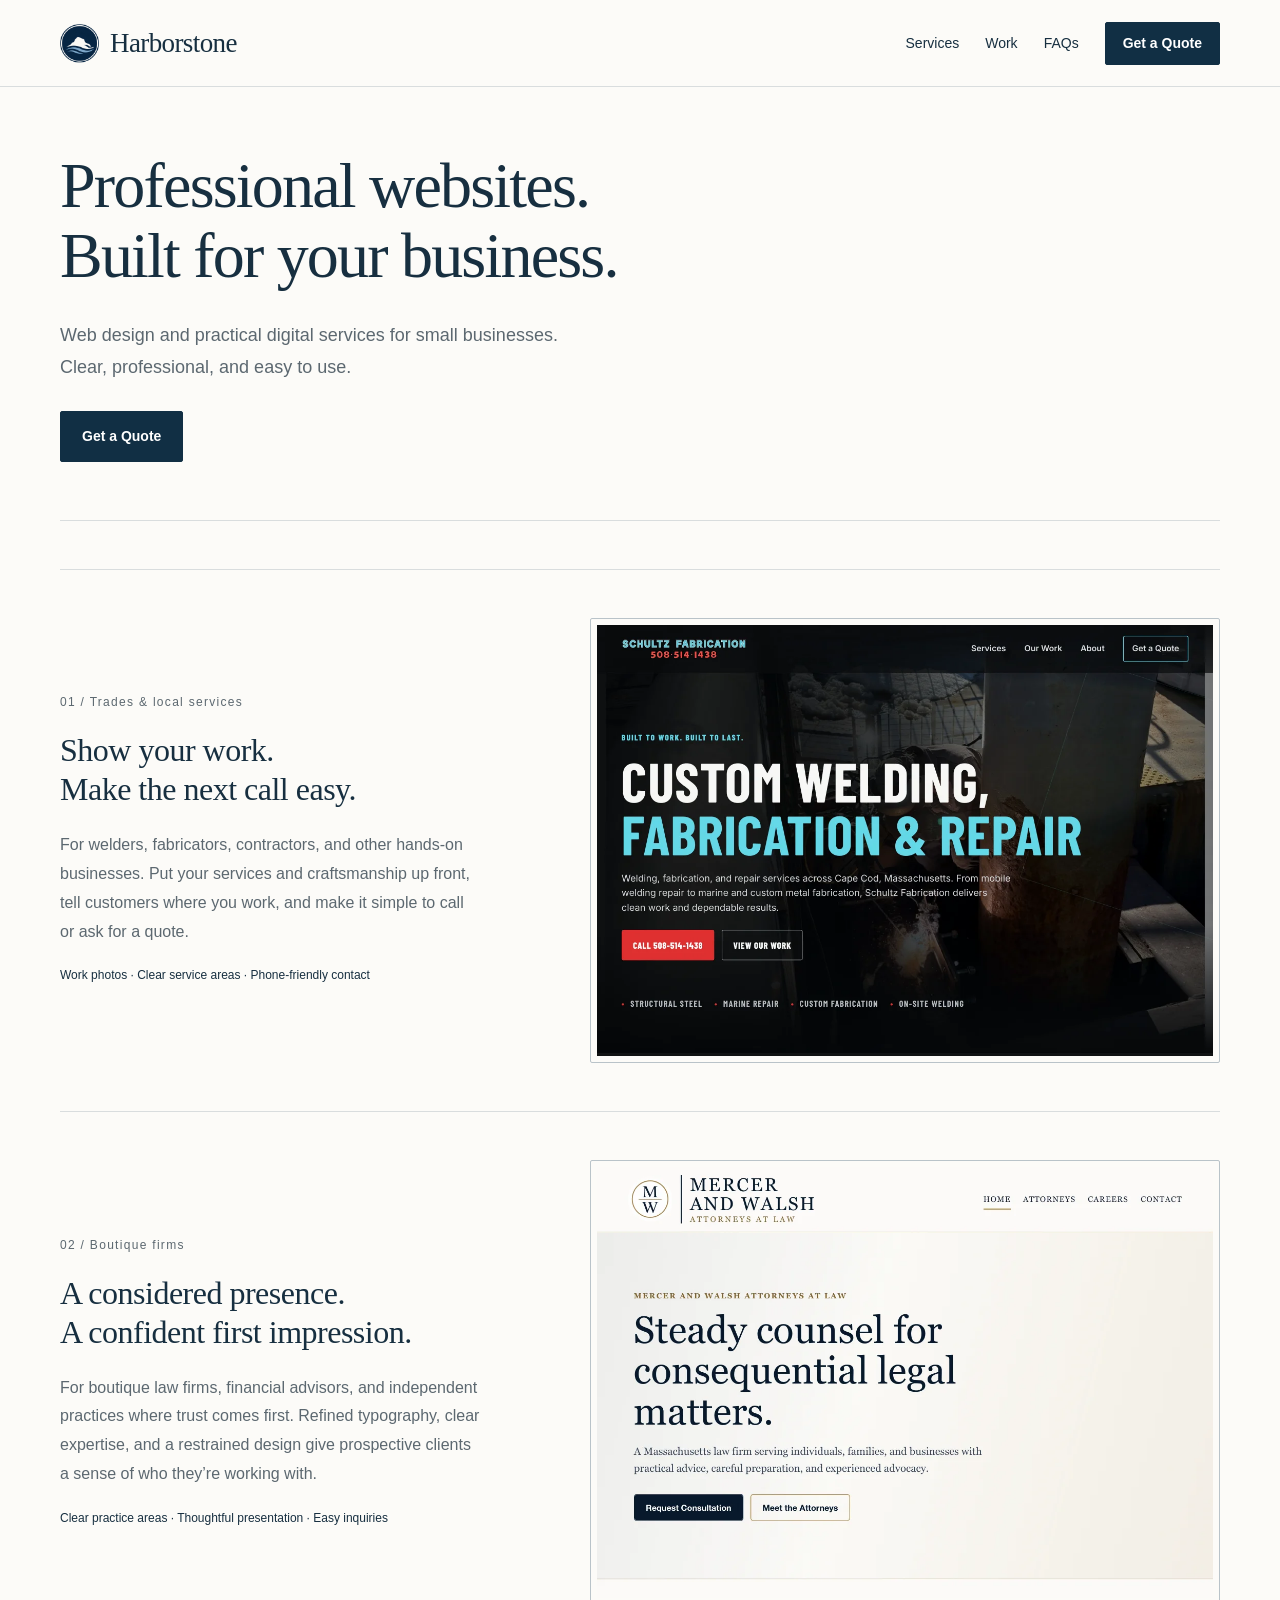
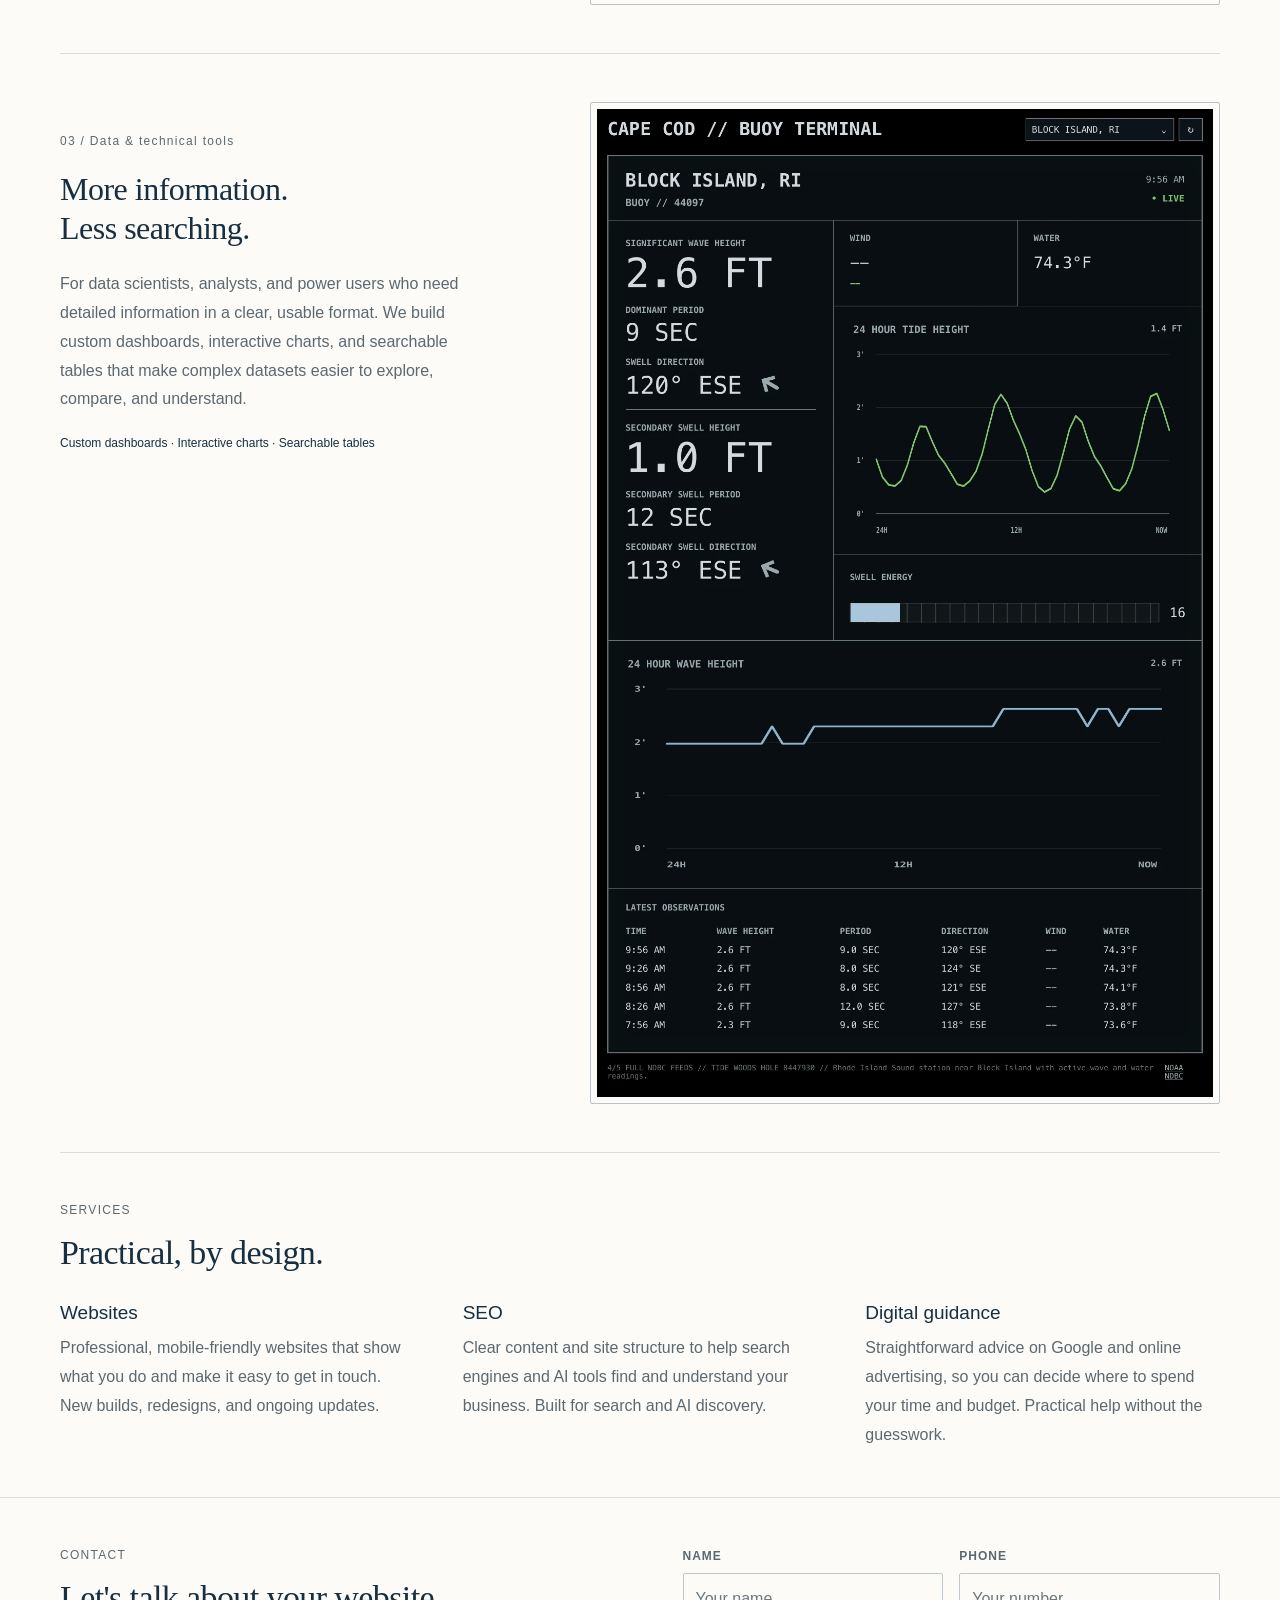
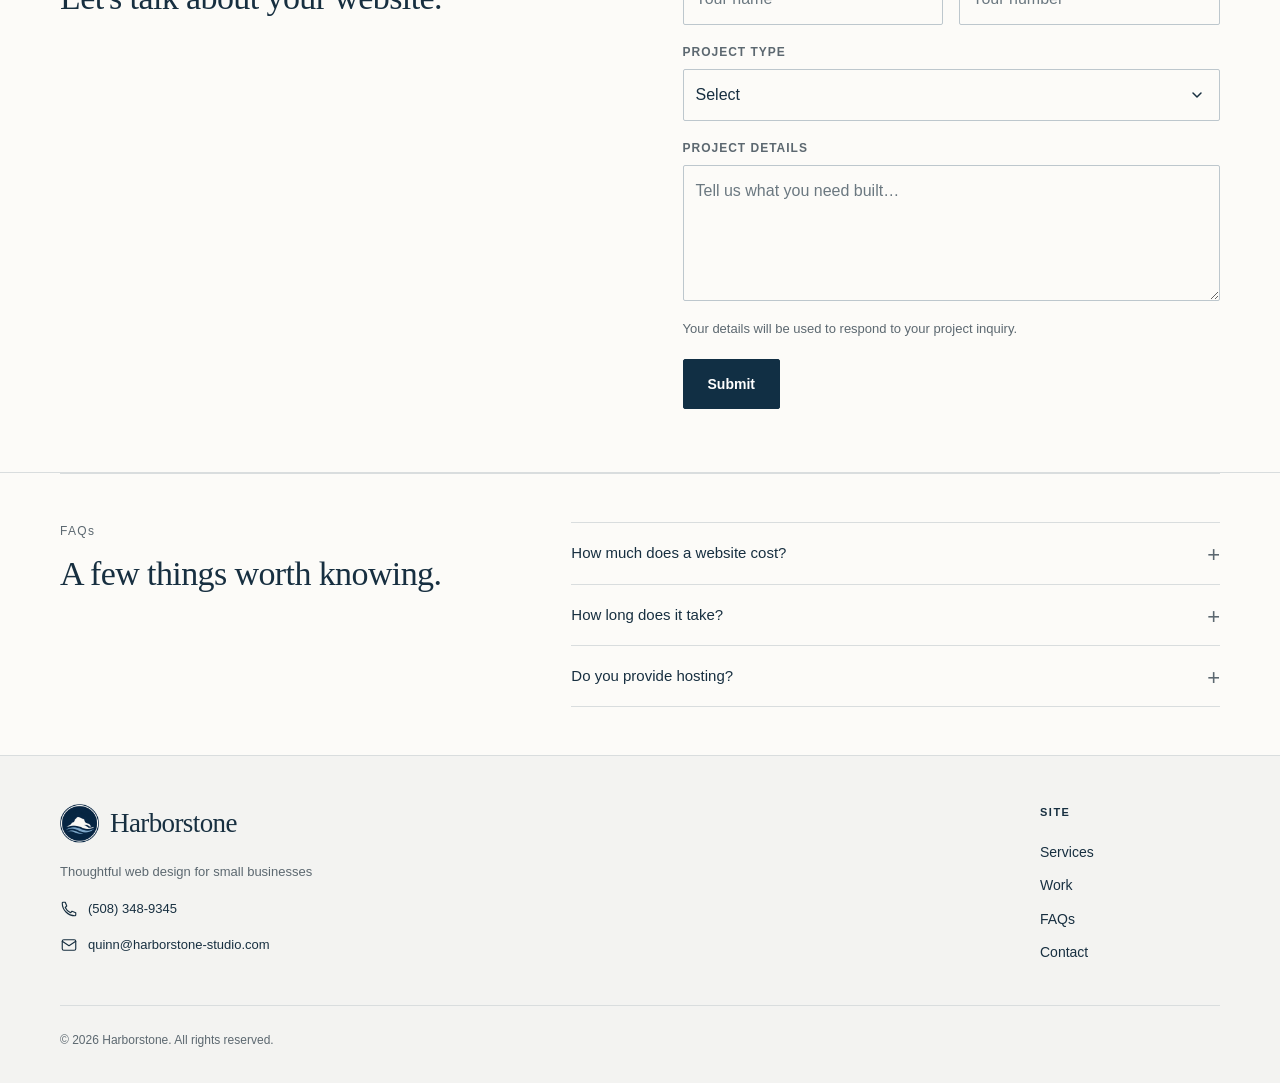
<file: index.html>
<!doctype html>
<html lang="en"><head><meta charset="utf-8"><meta name="viewport" content="width=device-width, initial-scale=1"><title>Harborstone | Websites built for local businesses</title><meta name="description" content="Professional, mobile-friendly websites for small businesses and local trades. Harborstone offers straightforward web design, local SEO foundations, and personal service."><meta name="theme-color" content="#102d42"><meta property="og:type" content="website"><meta property="og:title" content="Harborstone — Professional websites. Built for your business."><meta property="og:description" content="Practical web design and local-search guidance for small businesses. Built with care. Made to bring customers closer."><meta property="og:site_name" content="Harborstone"><link rel="icon" type="image/png" href="./favicon.png"><link rel="stylesheet" href="./styles.css"><script src="./app.js" defer></script><link rel="canonical" href="https://qforman-dev.github.io/Harborstone/"><meta property="og:url" content="https://qforman-dev.github.io/Harborstone/"><meta property="og:image" content="https://qforman-dev.github.io/Harborstone/assets/harborstone.png"><meta property="og:image:alt" content="Harborstone logo"><meta name="twitter:card" content="summary"><script type="application/ld+json">{"@context": "https://schema.org", "@type": "Organization", "name": "Harborstone", "url": "https://qforman-dev.github.io/Harborstone/", "logo": "https://qforman-dev.github.io/Harborstone/assets/harborstone.png", "description": "Web design agency offering professional websites and practical digital services for small businesses and local trades."}</script></head>
<body><a class="skip" href="#main">Skip to content</a><header class="header"><div class="wrap nav"><a class="brand" href="./" aria-label="Harborstone home"><img src="./assets/harborstone.png" alt="" width="44" height="44"><span>Harborstone</span></a><button class="menu" aria-expanded="false" aria-controls="navigation">Menu <span>☰</span></button><nav id="navigation" aria-label="Main navigation"><a href="#services">Services</a><a href="#work">Work</a><a href="#faq">FAQs</a><a class="button small" href="#contact">Get a Quote <span>↗</span></a></nav></div></header>
<main id="main"><section class="hero wrap"><h1>Professional websites.<br>Built for your business.</h1><p class="hero-description">Web design and practical digital services for small businesses. Clear, professional, and easy to use.</p><div class="actions"><a class="button" href="#contact">Get a Quote</a></div></section><section id="work" class="section wrap" aria-label="Website examples"><div class="portfolio-sections">
<section class="portfolio-example" aria-labelledby="trades-title">
<div class="portfolio-copy"><p class="eyebrow">01 / Trades &amp; local services</p><h3 id="trades-title">Show your work.<br>Make the next call easy.</h3><p>For welders, fabricators, contractors, and other hands-on businesses. Put your services and craftsmanship up front, tell customers where you work, and make it simple to call or ask for a quote.</p><p class="portfolio-detail">Work photos · Clear service areas · Phone-friendly contact</p></div>
<figure><div class="project-image"><img src="./assets/welding-website.webp" width="1200" height="840" loading="lazy" alt="Welding and fabrication website with bold service headings, workshop photography, and a prominent call button"></div></figure>
</section>
<section class="portfolio-example" aria-labelledby="professional-title">
<div class="portfolio-copy"><p class="eyebrow">02 / Boutique firms</p><h3 id="professional-title">A considered presence.<br>A confident first impression.</h3><p>For boutique law firms, financial advisors, and independent practices where trust comes first. Refined typography, clear expertise, and a restrained design give prospective clients a sense of who they’re working with.</p><p class="portfolio-detail">Clear practice areas · Thoughtful presentation · Easy inquiries</p></div>
<figure><div class="project-image"><img src="./assets/attorney-website.webp" width="1200" height="840" loading="lazy" alt="Legal services website with refined serif typography and a restrained cream and navy palette"></div></figure>
</section>
<section class="portfolio-example portfolio-example-data" aria-labelledby="data-title">
<div class="portfolio-copy"><p class="eyebrow">03 / Data &amp; technical tools</p><h3 id="data-title">More information.<br>Less searching.</h3><p>For data scientists, analysts, and power users who need detailed information in a clear, usable format. We build custom dashboards, interactive charts, and searchable tables that make complex datasets easier to explore, compare, and understand.</p><p class="portfolio-detail">Custom dashboards · Interactive charts · Searchable tables</p></div>
<figure><div class="project-image"><img class="marine-dashboard-preview" src="./assets/wave-website-full.webp" width="1200" height="1923" loading="lazy" alt="Complete Cape Cod marine dashboard showing wave readings, tide and wave charts, and recent observations"></div></figure>
</section>
</div></section><section id="services" class="section wrap"><div class="section-head"><h2>What we do</h2></div><div class="services"><article><h3>Websites</h3><p>Professional, mobile-friendly websites that show what you do and make it easy to get in touch. New builds, redesigns, and ongoing updates.</p></article><article><h3>SEO</h3><p>Clear content and site structure to help search engines and AI tools find and understand your business. Built for search and AI discovery.</p></article><article><h3>Digital guidance</h3><p>Straightforward advice on Google and online advertising, so you can decide where to spend your time and budget. Practical help without the guesswork.</p></article></div></section>

<section class="faq section wrap" id="faq"><div><h2>Questions</h2></div><div class="questions">
<details><summary>How much does a website cost?</summary><p>Most projects run between $1,500 - $5,000. We'll give you an exact quote after a quick conversation about what you need.</p></details>
<details><summary>How long does it take?</summary><p>Most websites are completed within 1–2 weeks. The final timeline depends on the project scope and timely delivery of your content and feedback.</p></details>
<details><summary>Do you provide hosting?</summary><p>Yes. We provide website hosting through Cloudflare and handle the setup as part of the launch process.</p></details>
</div></section>
<section class="contact section" id="contact"><div class="wrap contact-grid"><div><h2>Let's talk about your website.</h2></div><form id="quote-form" action="https://formspree.io/f/mrpgnadj" method="post" novalidate><div class="form-pair"><label><span class="field-label">NAME</span><input aria-describedby="name-error" name="name" autocomplete="name" required placeholder="Your name"><span class="field-error" id="name-error" aria-live="polite"></span></label><label><span class="field-label">PHONE</span><input aria-describedby="phone-error" name="phone" type="tel" autocomplete="tel" required placeholder="Your number"><span class="field-error" id="phone-error" aria-live="polite"></span></label></div><label><span class="field-label">PROJECT TYPE</span><select aria-describedby="project_type-error" name="project_type" required><option value="" selected disabled>Select</option><option value="Website">Website</option><option value="SEO">SEO</option><option value="Marketing Campaign">Marketing Campaign</option><option value="Ad Campaign">Ad Campaign</option></select><span class="field-error" id="project_type-error" aria-live="polite"></span></label><label><span class="field-label">PROJECT DETAILS</span><textarea aria-describedby="project_details-error" name="project_details" rows="4" required placeholder="Tell us what you need built…"></textarea><span class="field-error" id="project_details-error" aria-live="polite"></span></label><p class="form-note" id="form-note">Your details will be used to respond to your project inquiry.</p><button class="button light" type="submit" id="submit-button">Submit</button><p id="form-status" role="status" aria-live="polite"></p></form></div></section></main>
<footer class="site-footer">
<div class="wrap footer-grid">
 <div class="footer-brand">
  <a class="brand" href="./" aria-label="Harborstone home"><img src="./assets/harborstone.png" alt="" width="40" height="40"><span>Harborstone</span></a>
  <p class="footer-tagline">Thoughtful web design for small businesses</p>
  <p class="footer-phone"><a href="tel:+15083489345"><svg viewBox="0 0 24 24" width="18" height="18" fill="none" stroke="currentColor" stroke-width="1.5" stroke-linecap="round" stroke-linejoin="round" aria-hidden="true"><path d="M7 3H4a1 1 0 0 0-1 1c0 9.4 7.6 17 17 17a1 1 0 0 0 1-1v-3l-5-2-2 2a14 14 0 0 1-7-7l2-2-2-5Z"/></svg><span>(508) 348-9345</span></a></p>
  <p class="footer-email"><a href="mailto:quinn@harborstone-studio.com"><svg viewBox="0 0 24 24" width="18" height="18" fill="none" stroke="currentColor" stroke-width="1.5" stroke-linecap="round" stroke-linejoin="round" aria-hidden="true"><rect x="3" y="5" width="18" height="14" rx="2"/><path d="m3 7 9 6 9-6"/></svg><span>quinn@harborstone-studio.com</span></a></p>
 </div>
 <nav class="footer-column" aria-labelledby="footer-site-title">
  <h2 id="footer-site-title">Site</h2>
  <a href="#services">Services</a><a href="#work">Work</a><a href="#faq">FAQs</a><a href="#contact">Contact</a>
 </nav>

</div>
<div class="wrap footer-legal"><span>© <span id="year">2026</span> Harborstone. All rights reserved.</span></div>
</footer></body></html>
</file>
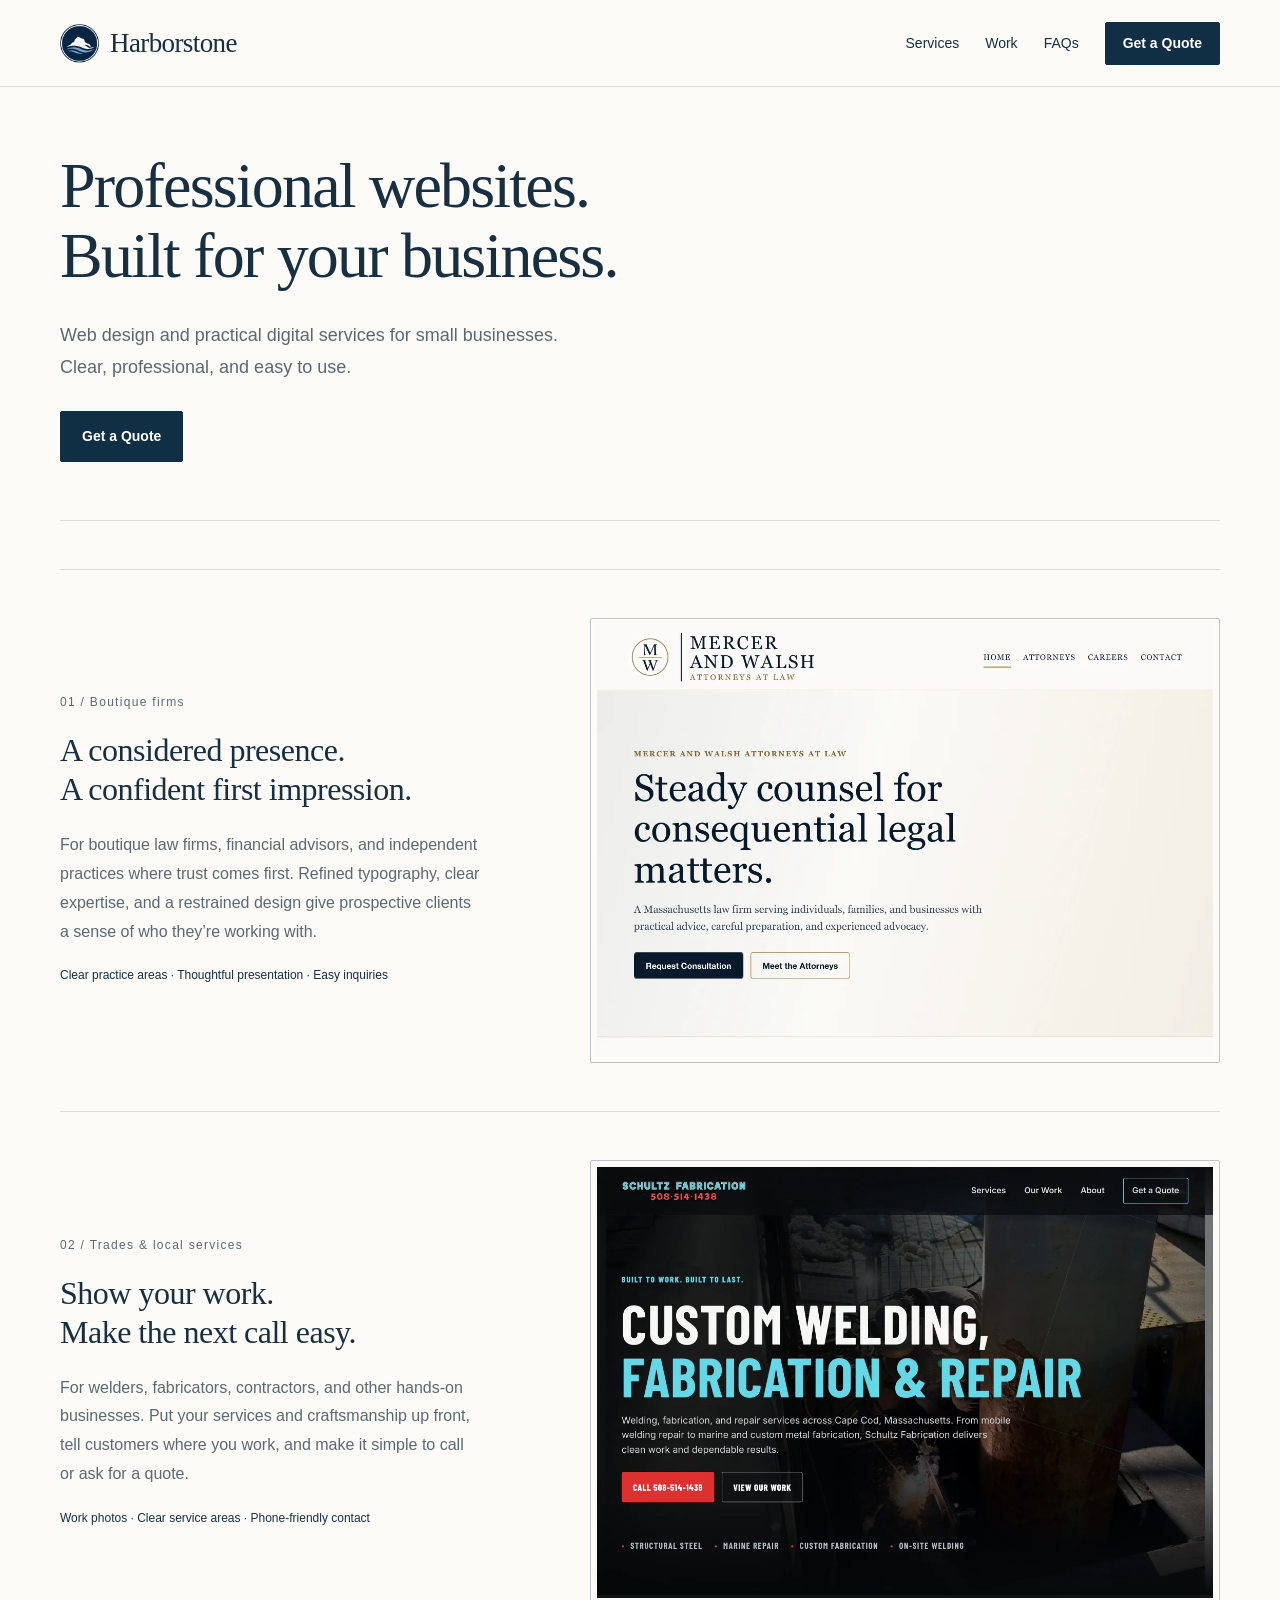
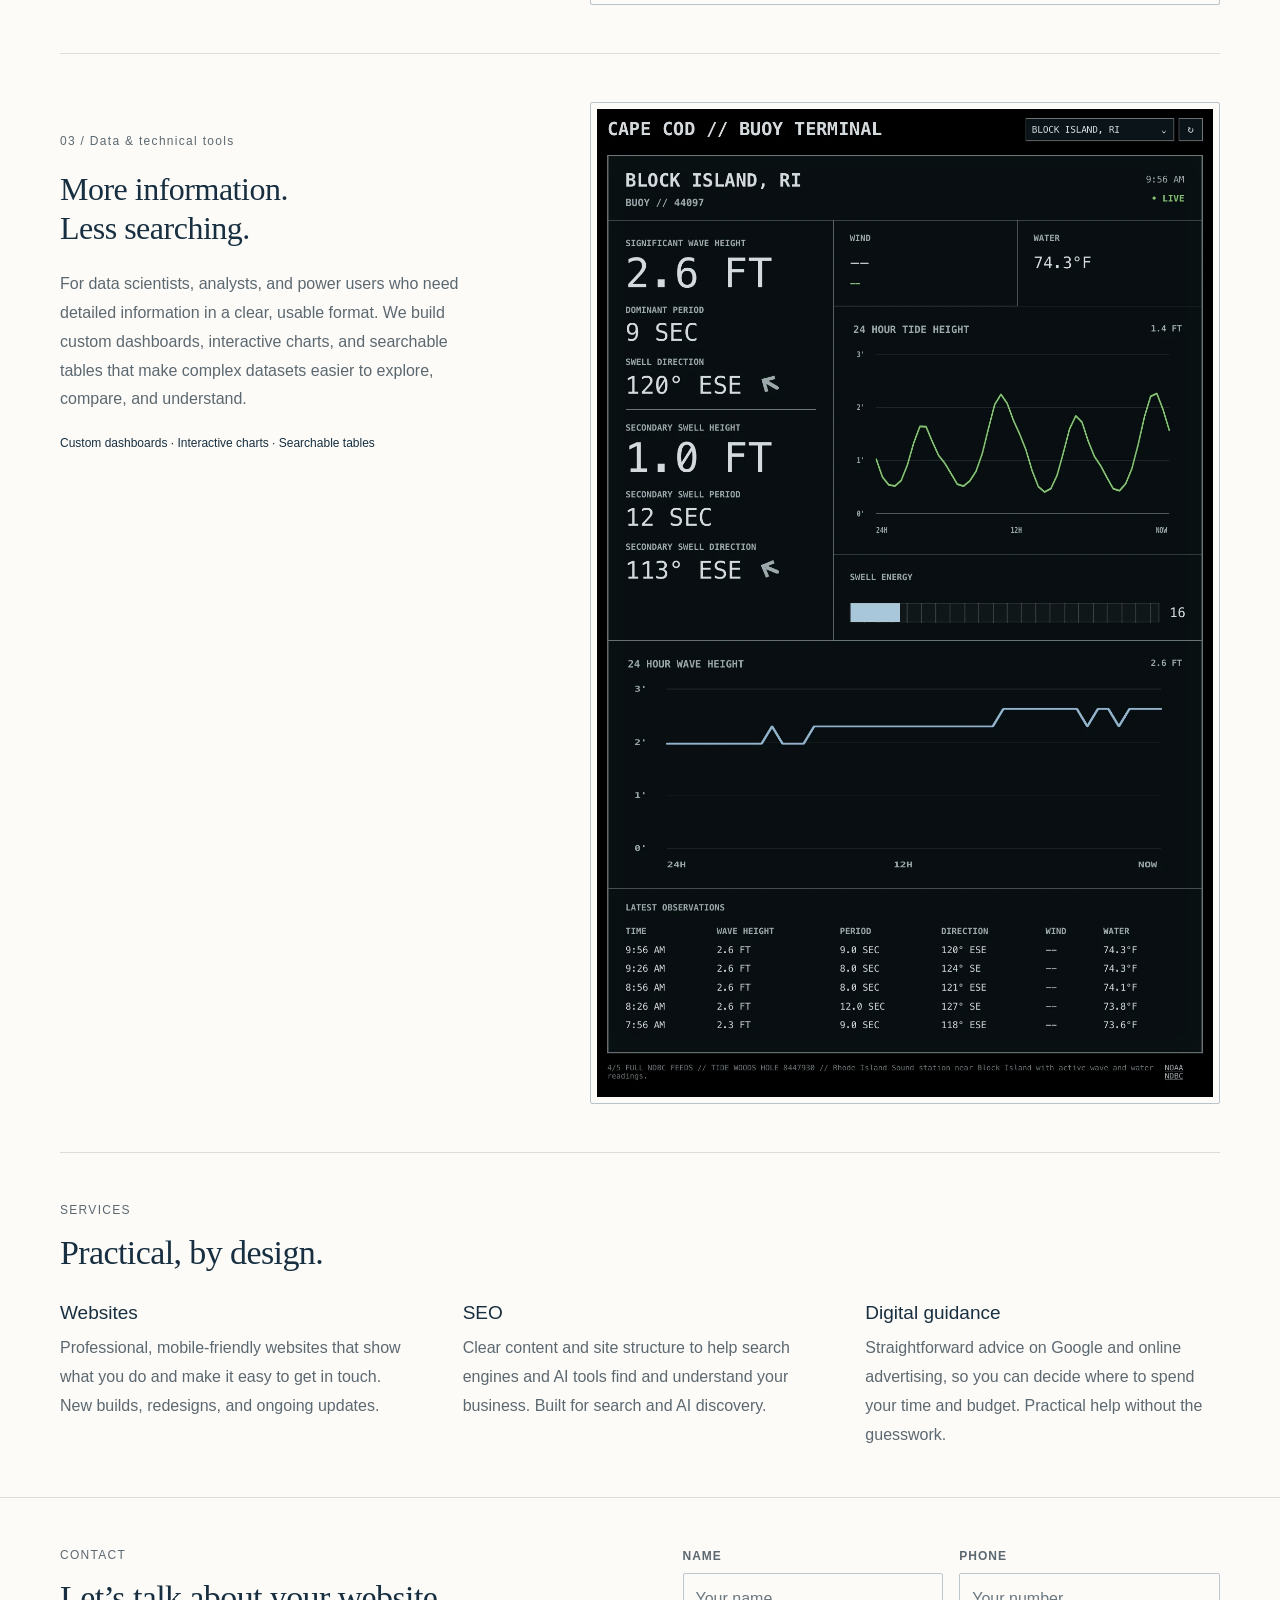
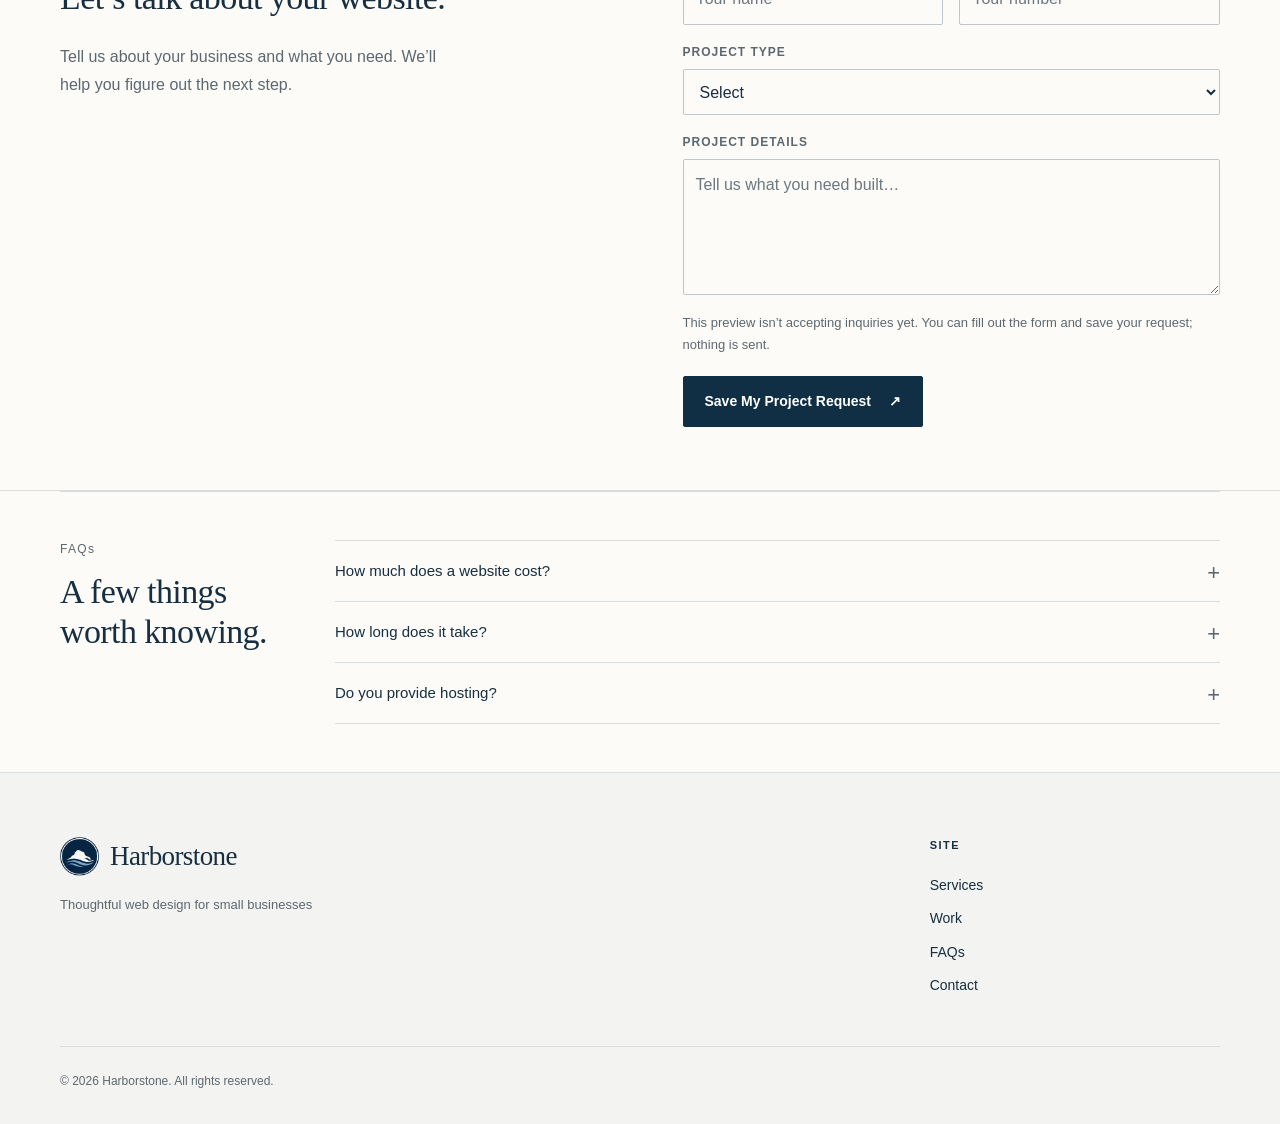
<file: Harborstone-GitHub-Pages 2/index.html>
<!doctype html>
<html lang="en"><head><meta charset="utf-8"><meta name="viewport" content="width=device-width, initial-scale=1"><title>Harborstone | Websites built for local businesses</title><meta name="description" content="Professional, mobile-friendly websites for small businesses and local trades. Harborstone offers straightforward web design, local SEO foundations, and personal service."><meta name="theme-color" content="#102d42"><meta property="og:type" content="website"><meta property="og:title" content="Harborstone — Professional websites. Built for your business."><meta property="og:description" content="Practical web design and local-search guidance for small businesses. Built with care. Made to bring customers closer."><meta property="og:site_name" content="Harborstone"><link rel="icon" type="image/png" href="./favicon.png"><link rel="stylesheet" href="./styles.css"><script src="./app.js" defer></script><link rel="canonical" href="https://qforman-dev.github.io/Harborstone/"><meta property="og:url" content="https://qforman-dev.github.io/Harborstone/"><meta property="og:image" content="https://qforman-dev.github.io/Harborstone/assets/harborstone.png"><meta property="og:image:alt" content="Harborstone logo"><meta name="twitter:card" content="summary"><script type="application/ld+json">{"@context": "https://schema.org", "@type": "Organization", "name": "Harborstone", "url": "https://qforman-dev.github.io/Harborstone/", "logo": "https://qforman-dev.github.io/Harborstone/assets/harborstone.png", "description": "Web design agency offering professional websites and practical digital services for small businesses and local trades."}</script></head>
<body><a class="skip" href="#main">Skip to content</a><header class="header"><div class="wrap nav"><a class="brand" href="./" aria-label="Harborstone home"><img src="./assets/harborstone.png" alt="" width="44" height="44"><span>Harborstone</span></a><button class="menu" aria-expanded="false" aria-controls="navigation">Menu <span>☰</span></button><nav id="navigation" aria-label="Main navigation"><a href="#services">Services</a><a href="#work">Work</a><a href="#faq">FAQs</a><a class="button small" href="#contact">Get a Quote <span>↗</span></a></nav></div></header>
<main id="main"><section class="hero wrap"><h1>Professional websites.<br>Built for your business.</h1><p class="hero-description">Web design and practical digital services for small businesses. Clear, professional, and easy to use.</p><div class="actions"><a class="button" href="#contact">Get a Quote</a></div></section><section id="work" class="section wrap" aria-label="Website examples"><div class="portfolio-sections">
<section class="portfolio-example" aria-labelledby="professional-title">
<div class="portfolio-copy"><p class="eyebrow">01 / Boutique firms</p><h3 id="professional-title">A considered presence.<br>A confident first impression.</h3><p>For boutique law firms, financial advisors, and independent practices where trust comes first. Refined typography, clear expertise, and a restrained design give prospective clients a sense of who they’re working with.</p><p class="portfolio-detail">Clear practice areas · Thoughtful presentation · Easy inquiries</p></div>
<figure><div class="project-image"><img src="./assets/attorney-website.webp" width="1200" height="840" loading="lazy" alt="Legal services website with refined serif typography and a restrained cream and navy palette"></div></figure>
</section>
<section class="portfolio-example" aria-labelledby="trades-title">
<div class="portfolio-copy"><p class="eyebrow">02 / Trades &amp; local services</p><h3 id="trades-title">Show your work.<br>Make the next call easy.</h3><p>For welders, fabricators, contractors, and other hands-on businesses. Put your services and craftsmanship up front, tell customers where you work, and make it simple to call or ask for a quote.</p><p class="portfolio-detail">Work photos · Clear service areas · Phone-friendly contact</p></div>
<figure><div class="project-image"><img src="./assets/welding-website.webp" width="1200" height="840" loading="lazy" alt="Welding and fabrication website with bold service headings, workshop photography, and a prominent call button"></div></figure>
</section>
<section class="portfolio-example portfolio-example-data" aria-labelledby="data-title">
<div class="portfolio-copy"><p class="eyebrow">03 / Data &amp; technical tools</p><h3 id="data-title">More information.<br>Less searching.</h3><p>For data scientists, analysts, and power users who need detailed information in a clear, usable format. We build custom dashboards, interactive charts, and searchable tables that make complex datasets easier to explore, compare, and understand.</p><p class="portfolio-detail">Custom dashboards · Interactive charts · Searchable tables</p></div>
<figure><div class="project-image"><img class="marine-dashboard-preview" src="./assets/wave-website-full.webp" width="1200" height="1923" loading="lazy" alt="Complete Cape Cod marine dashboard showing wave readings, tide and wave charts, and recent observations"></div></figure>
</section>
</div></section><section id="services" class="section wrap"><div class="section-head"><h2>What we do</h2></div><div class="services"><article><h3>Websites</h3><p>Professional, mobile-friendly websites that show what you do and make it easy to get in touch. New builds, redesigns, and ongoing updates.</p></article><article><h3>SEO</h3><p>Clear content and site structure to help search engines and AI tools find and understand your business. Built for search and AI discovery.</p></article><article><h3>Digital guidance</h3><p>Straightforward advice on Google and online advertising, so you can decide where to spend your time and budget. Practical help without the guesswork.</p></article></div></section>

<section class="faq section wrap" id="faq"><div><h2>Questions</h2></div><div class="questions">
<details><summary>How much does a website cost?</summary><p>The total project cost is $1,500, including $450 dedicated to advertising. We’ll confirm the scope of work and advertising plan with you before the project begins.</p></details>
<details><summary>How long does it take?</summary><p>Most websites are completed within 1–2 weeks. The final timeline depends on the project scope and timely delivery of your content and feedback.</p></details>
<details><summary>Do you provide hosting?</summary><p>Yes. We provide website hosting through Cloudflare and handle the setup as part of the launch process.</p></details>
</div></section>
<section class="contact section" id="contact"><div class="wrap contact-grid"><div><h2>Let’s talk about<br> your website.</h2><p>Tell us about your business and what you need. We’ll help you figure out the next step.</p></div><form id="quote-form" novalidate><div class="form-pair"><label><span class="field-label">NAME</span><input aria-describedby="name-error" name="name" autocomplete="name" required placeholder="Your name"><span class="field-error" id="name-error" aria-live="polite"></span></label><label><span class="field-label">PHONE</span><input aria-describedby="phone-error" name="phone" type="tel" autocomplete="tel" required placeholder="Your number"><span class="field-error" id="phone-error" aria-live="polite"></span></label></div><label><span class="field-label">PROJECT TYPE</span><select aria-describedby="project_type-error" name="project_type" required><option value="" selected disabled>Select</option><option value="Website">Website</option><option value="SEO">SEO</option><option value="Marketing Campaign">Marketing Campaign</option><option value="Ad Campaign">Ad Campaign</option></select><span class="field-error" id="project_type-error" aria-live="polite"></span></label><label><span class="field-label">PROJECT DETAILS</span><textarea aria-describedby="project_details-error" name="project_details" rows="4" required placeholder="Tell us what you need built…"></textarea><span class="field-error" id="project_details-error" aria-live="polite"></span></label><p class="form-note" id="form-note">This preview isn’t accepting inquiries yet. You can fill out the form and save your request; nothing is sent.</p><button class="button light" type="submit" id="submit-button">Save My Project Request <span>↗</span></button><p id="form-status" role="status" aria-live="polite"></p></form></div></section></main>
<footer class="site-footer">
<div class="wrap footer-grid">
 <div class="footer-brand">
  <a class="brand" href="./" aria-label="Harborstone home"><img src="./assets/harborstone.png" alt="" width="40" height="40"><span>Harborstone</span></a>
  <p class="footer-tagline">Thoughtful web design for small businesses</p>
 </div>
 <nav class="footer-column" aria-labelledby="footer-site-title">
  <h2 id="footer-site-title">Site</h2>
  <a href="#services">Services</a><a href="#work">Work</a><a href="#faq">FAQs</a><a href="#contact">Contact</a>
 </nav>

</div>
<div class="wrap footer-legal"><span>© <span id="year">2026</span> Harborstone. All rights reserved.</span></div>
</footer></body></html>
</file>
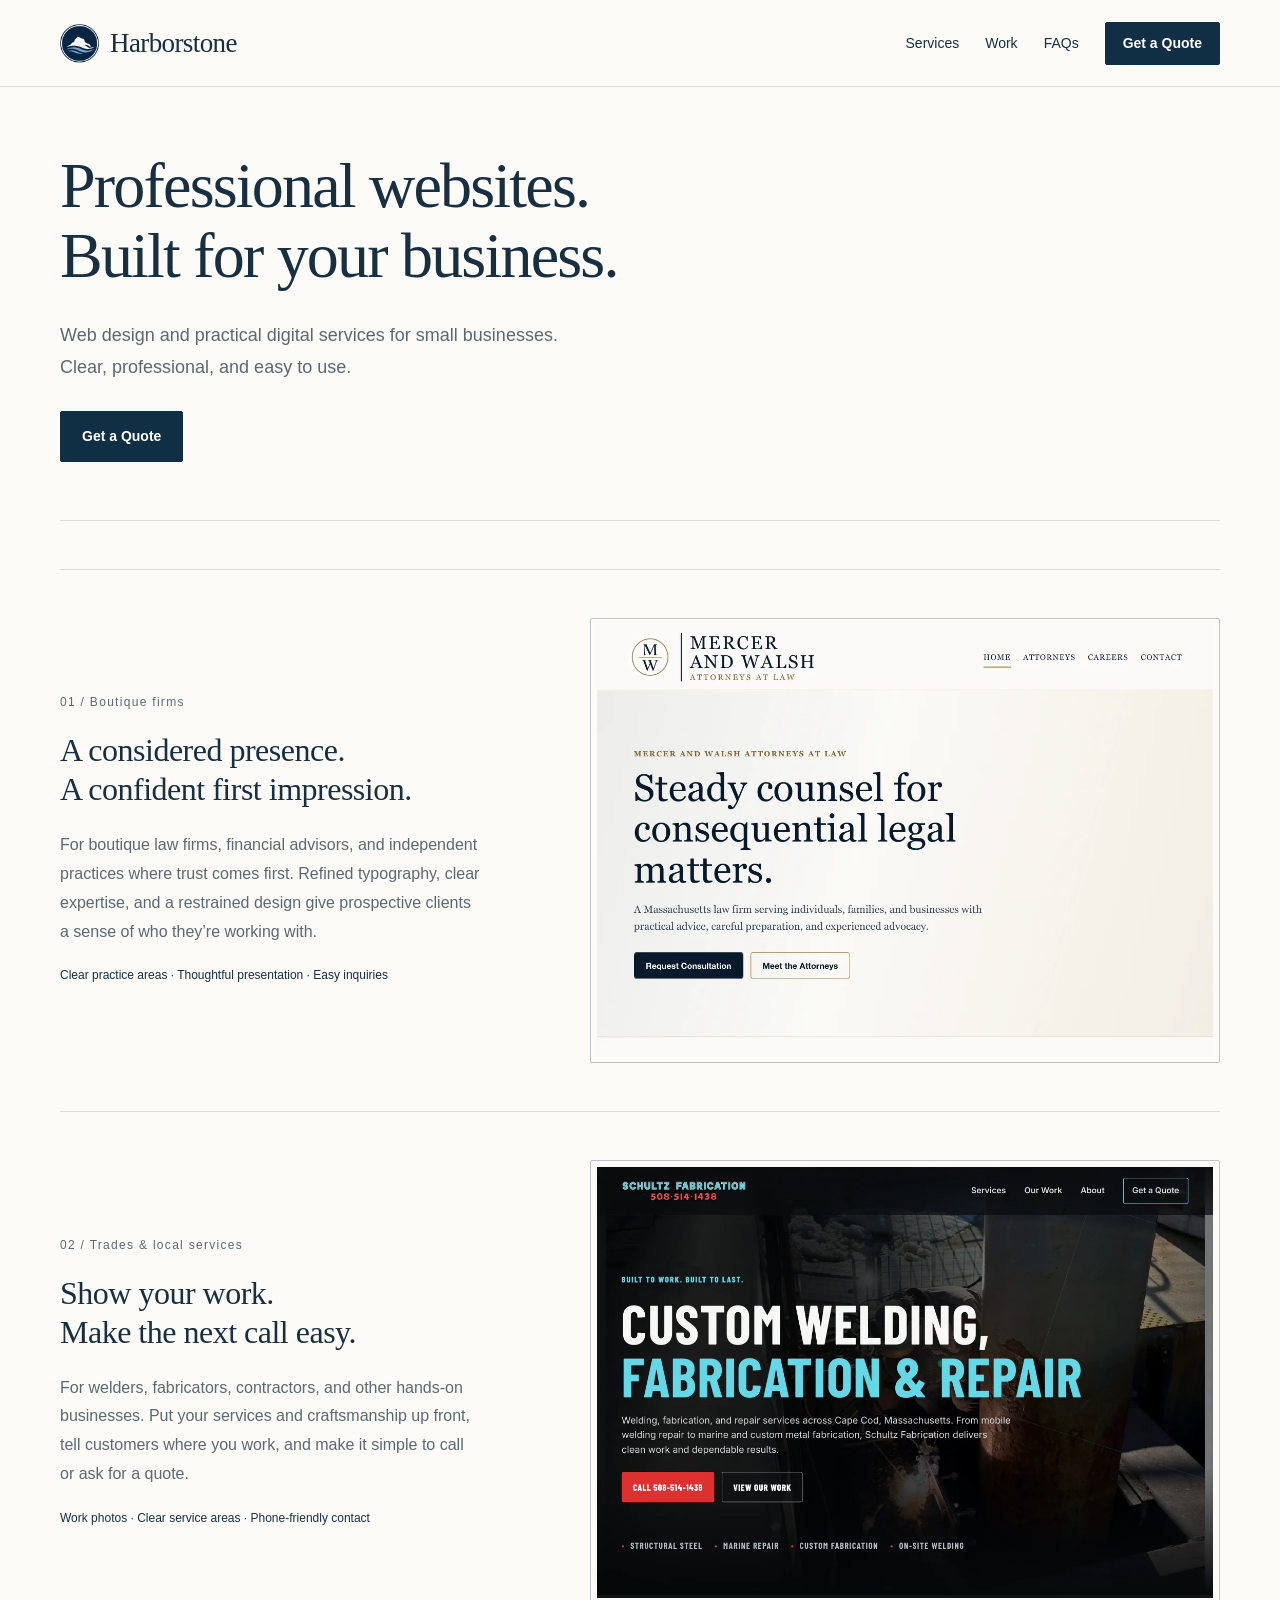
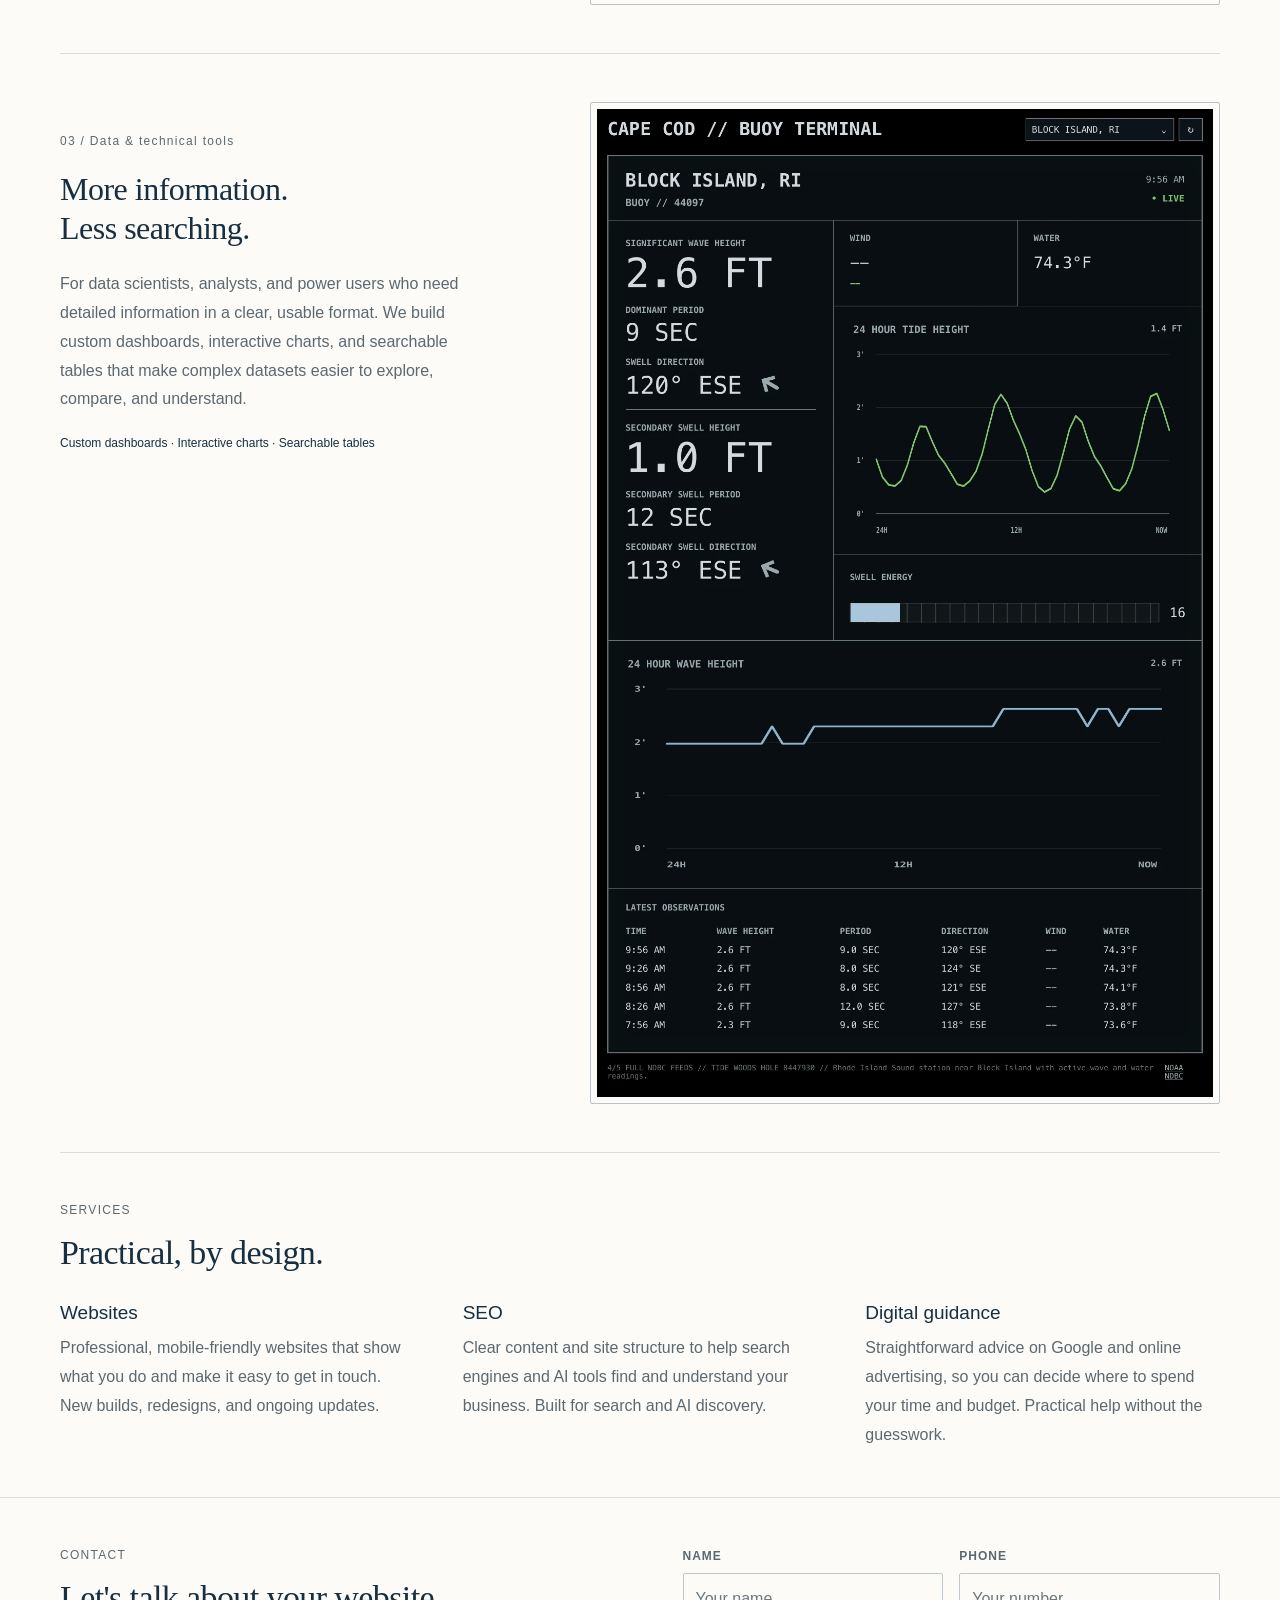
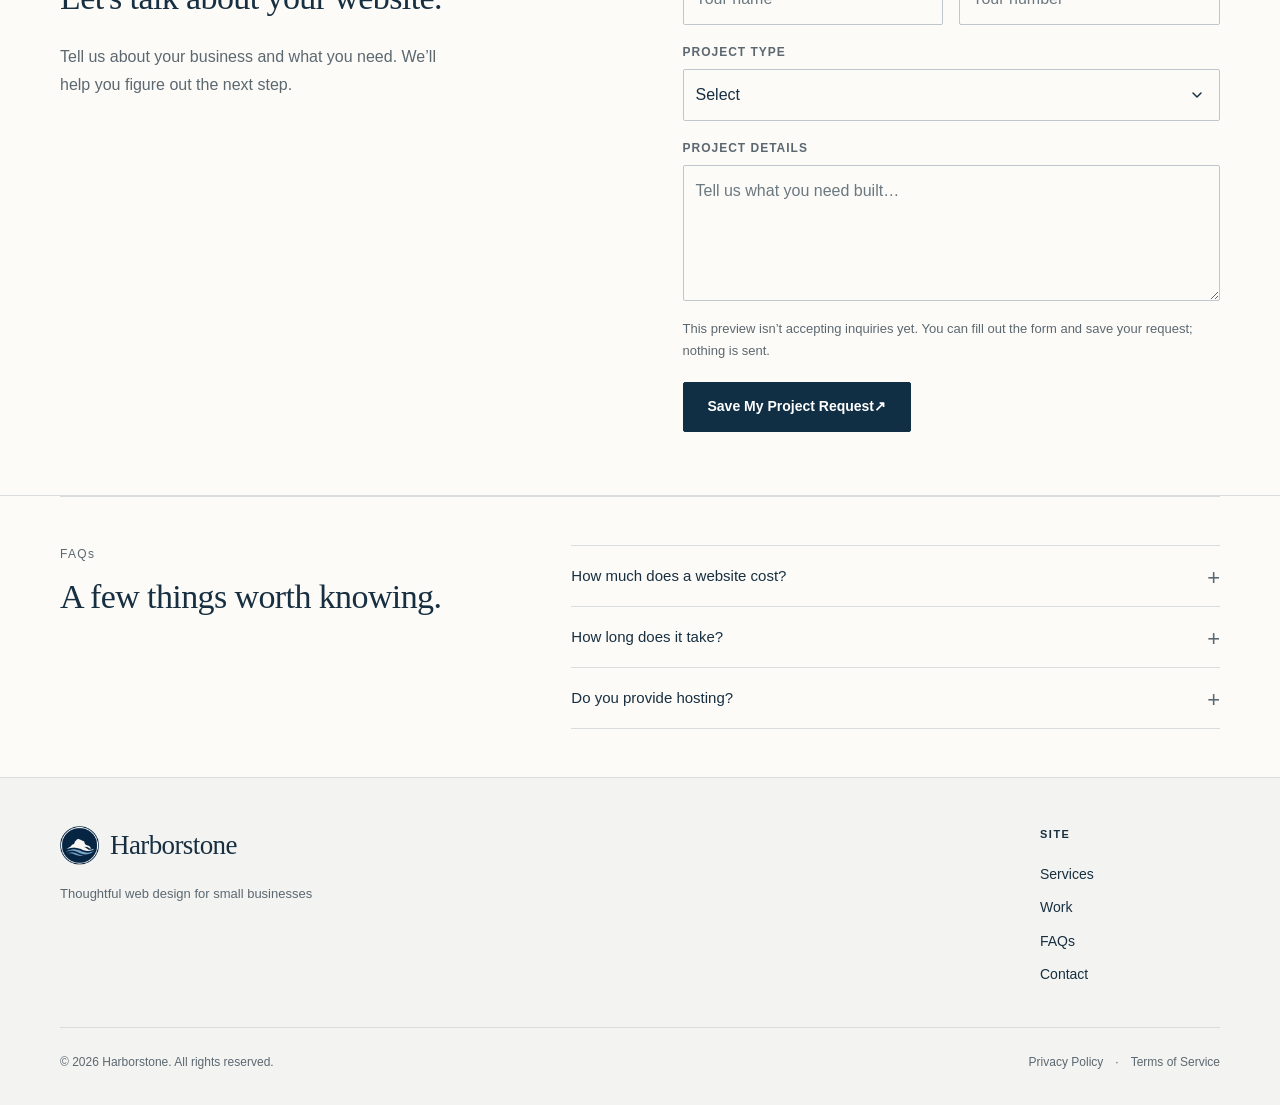
<file: Harborstone-website/index.html>
<!doctype html>
<html lang="en"><head><meta charset="utf-8"><meta name="viewport" content="width=device-width, initial-scale=1"><title>Harborstone | Websites built for local businesses</title><meta name="description" content="Professional, mobile-friendly websites for small businesses and local trades. Harborstone offers straightforward web design, local SEO foundations, and personal service."><meta name="theme-color" content="#102d42"><meta property="og:type" content="website"><meta property="og:title" content="Harborstone — Professional websites. Built for your business."><meta property="og:description" content="Practical web design and local-search guidance for small businesses. Built with care. Made to bring customers closer."><meta property="og:site_name" content="Harborstone"><link rel="icon" type="image/png" href="/favicon.png"><link rel="stylesheet" href="/styles.css"><script src="/app.js" defer></script><link rel="canonical" href="https://harborstone-web-studio.qforman12.chatgpt.site/"><meta property="og:url" content="https://harborstone-web-studio.qforman12.chatgpt.site/"><meta property="og:image" content="https://harborstone-web-studio.qforman12.chatgpt.site/assets/harborstone.png"><meta property="og:image:alt" content="Harborstone logo"><meta name="twitter:card" content="summary"><script type="application/ld+json">{"@context": "https://schema.org", "@type": "Organization", "name": "Harborstone", "url": "https://harborstone-web-studio.qforman12.chatgpt.site/", "logo": "https://harborstone-web-studio.qforman12.chatgpt.site/assets/harborstone.png", "description": "Web design agency offering professional websites and practical digital services for small businesses and local trades."}</script></head>
<body><a class="skip" href="#main">Skip to content</a><header class="header"><div class="wrap nav"><a class="brand" href="/" aria-label="Harborstone home"><img src="/assets/harborstone.png" alt="" width="44" height="44"><span>Harborstone</span></a><button class="menu" aria-expanded="false" aria-controls="navigation">Menu <span>☰</span></button><nav id="navigation" aria-label="Main navigation"><a href="#services">Services</a><a href="#work">Work</a><a href="#faq">FAQs</a><a class="button small" href="#contact">Get a Quote <span>↗</span></a></nav></div></header>
<main id="main"><section class="hero wrap"><h1>Professional websites.<br>Built for your business.</h1><p class="hero-description">Web design and practical digital services for small businesses. Clear, professional, and easy to use.</p><div class="actions"><a class="button" href="#contact">Get a Quote</a></div></section><section id="work" class="section wrap" aria-label="Website examples"><div class="portfolio-sections">
<section class="portfolio-example" aria-labelledby="professional-title">
<div class="portfolio-copy"><p class="eyebrow">01 / Boutique firms</p><h3 id="professional-title">A considered presence.<br>A confident first impression.</h3><p>For boutique law firms, financial advisors, and independent practices where trust comes first. Refined typography, clear expertise, and a restrained design give prospective clients a sense of who they’re working with.</p><p class="portfolio-detail">Clear practice areas · Thoughtful presentation · Easy inquiries</p></div>
<figure><div class="project-image"><img src="/assets/attorney-website.webp" width="1200" height="840" loading="lazy" alt="Legal services website with refined serif typography and a restrained cream and navy palette"></div></figure>
</section>
<section class="portfolio-example" aria-labelledby="trades-title">
<div class="portfolio-copy"><p class="eyebrow">02 / Trades &amp; local services</p><h3 id="trades-title">Show your work.<br>Make the next call easy.</h3><p>For welders, fabricators, contractors, and other hands-on businesses. Put your services and craftsmanship up front, tell customers where you work, and make it simple to call or ask for a quote.</p><p class="portfolio-detail">Work photos · Clear service areas · Phone-friendly contact</p></div>
<figure><div class="project-image"><img src="/assets/welding-website.webp" width="1200" height="840" loading="lazy" alt="Welding and fabrication website with bold service headings, workshop photography, and a prominent call button"></div></figure>
</section>
<section class="portfolio-example portfolio-example-data" aria-labelledby="data-title">
<div class="portfolio-copy"><p class="eyebrow">03 / Data &amp; technical tools</p><h3 id="data-title">More information.<br>Less searching.</h3><p>For data scientists, analysts, and power users who need detailed information in a clear, usable format. We build custom dashboards, interactive charts, and searchable tables that make complex datasets easier to explore, compare, and understand.</p><p class="portfolio-detail">Custom dashboards · Interactive charts · Searchable tables</p></div>
<figure><div class="project-image"><img class="marine-dashboard-preview" src="/assets/wave-website-full.webp" width="1200" height="1923" loading="lazy" alt="Complete Cape Cod marine dashboard showing wave readings, tide and wave charts, and recent observations"></div></figure>
</section>
</div></section><section id="services" class="section wrap"><div class="section-head"><h2>What we do</h2></div><div class="services"><article><h3>Websites</h3><p>Professional, mobile-friendly websites that show what you do and make it easy to get in touch. New builds, redesigns, and ongoing updates.</p></article><article><h3>SEO</h3><p>Clear content and site structure to help search engines and AI tools find and understand your business. Built for search and AI discovery.</p></article><article><h3>Digital guidance</h3><p>Straightforward advice on Google and online advertising, so you can decide where to spend your time and budget. Practical help without the guesswork.</p></article></div></section>

<section class="faq section wrap" id="faq"><div><h2>Questions</h2></div><div class="questions">
<details><summary>How much does a website cost?</summary><p>The total project cost is $1,500, including $450 dedicated to advertising. We’ll confirm the scope of work and advertising plan with you before the project begins.</p></details>
<details><summary>How long does it take?</summary><p>Most websites are completed within 1–2 weeks. The final timeline depends on the project scope and timely delivery of your content and feedback.</p></details>
<details><summary>Do you provide hosting?</summary><p>Yes. We provide website hosting through Cloudflare and handle the setup as part of the launch process.</p></details>
</div></section>
<section class="contact section" id="contact"><div class="wrap contact-grid"><div><h2>Let’s talk about<br> your website.</h2><p>Tell us about your business and what you need. We’ll help you figure out the next step.</p></div><form id="quote-form" novalidate><div class="form-pair"><label><span class="field-label">NAME</span><input aria-describedby="name-error" name="name" autocomplete="name" required placeholder="Your name"><span class="field-error" id="name-error" aria-live="polite"></span></label><label><span class="field-label">PHONE</span><input aria-describedby="phone-error" name="phone" type="tel" autocomplete="tel" required placeholder="Your number"><span class="field-error" id="phone-error" aria-live="polite"></span></label></div><label><span class="field-label">PROJECT TYPE</span><select aria-describedby="project_type-error" name="project_type" required><option value="" selected disabled>Select</option><option value="Website">Website</option><option value="SEO">SEO</option><option value="Marketing Campaign">Marketing Campaign</option><option value="Ad Campaign">Ad Campaign</option></select><span class="field-error" id="project_type-error" aria-live="polite"></span></label><label><span class="field-label">PROJECT DETAILS</span><textarea aria-describedby="project_details-error" name="project_details" rows="4" required placeholder="Tell us what you need built…"></textarea><span class="field-error" id="project_details-error" aria-live="polite"></span></label><p class="form-note" id="form-note">This preview isn’t accepting inquiries yet. You can fill out the form and save your request; nothing is sent.</p><button class="button light" type="submit" id="submit-button">Save My Project Request <span>↗</span></button><p id="form-status" role="status" aria-live="polite"></p></form></div></section></main>
<footer class="site-footer">
<div class="wrap footer-grid">
 <div class="footer-brand">
  <a class="brand" href="/" aria-label="Harborstone home"><img src="/assets/harborstone.png" alt="" width="40" height="40"><span>Harborstone</span></a>
  <p class="footer-tagline">Thoughtful web design for small businesses</p>
 </div>
 <nav class="footer-column" aria-labelledby="footer-site-title">
  <h2 id="footer-site-title">Site</h2>
  <a href="#services">Services</a><a href="#work">Work</a><a href="#faq">FAQs</a><a href="#contact">Contact</a>
 </nav>

</div>
<div class="wrap footer-legal"><span>© <span id="year">2026</span> Harborstone. All rights reserved.</span><nav aria-label="Legal"><a href="/privacy.html">Privacy Policy</a><span aria-hidden="true">·</span><a href="/terms.html">Terms of Service</a></nav></div>
</footer></body></html>
</file>
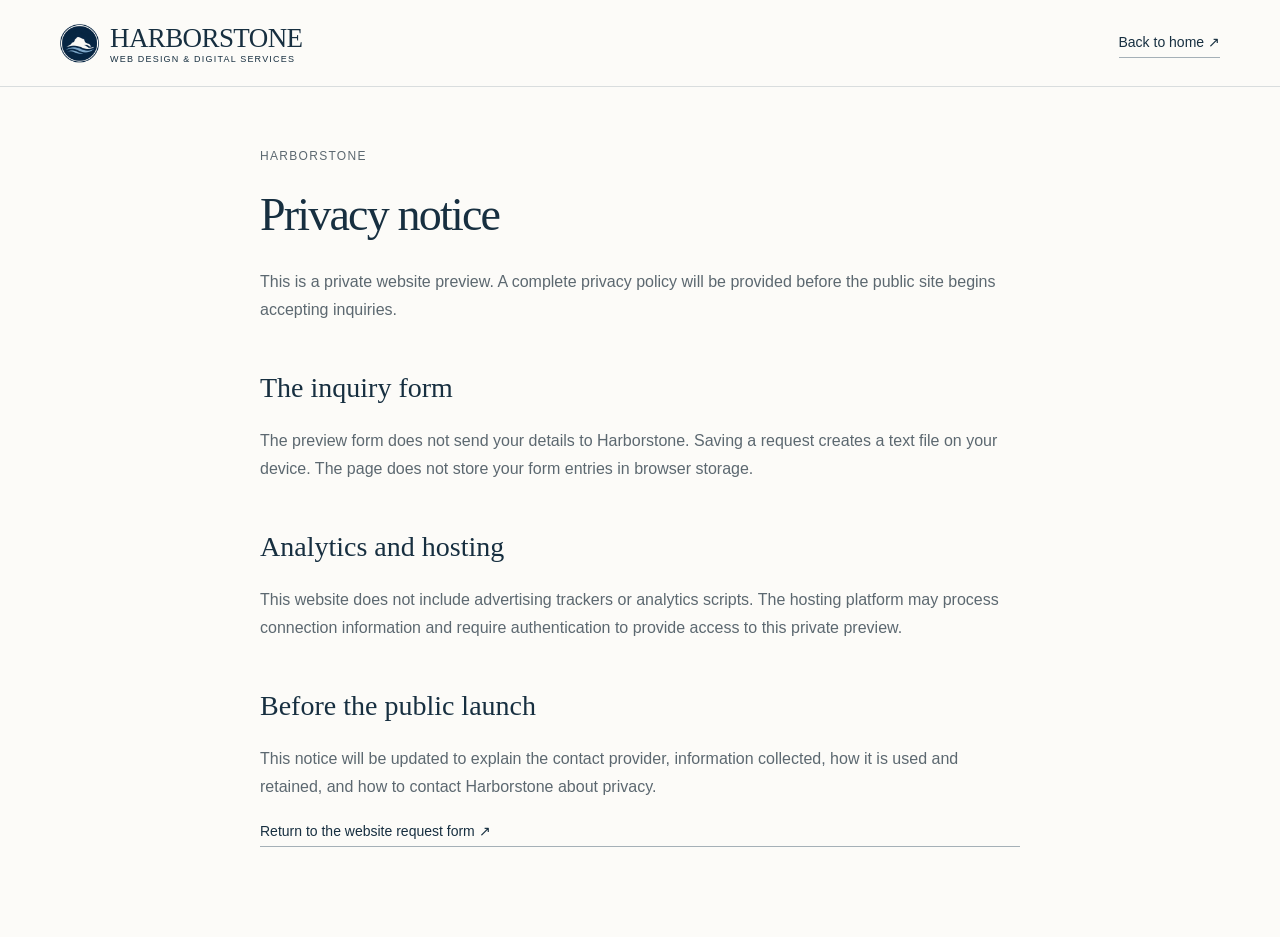
<file: Harborstone-website/privacy.html>
<!doctype html><html lang="en"><head><meta charset="utf-8"><meta name="viewport" content="width=device-width,initial-scale=1"><title>Privacy notice | Harborstone</title><meta name="description" content="Privacy information for the Harborstone website preview."><meta name="robots" content="noindex"><link rel="icon" href="/favicon.png"><link rel="stylesheet" href="/styles.css"></head><body><header class="header"><div class="wrap nav"><a class="brand" href="/"><img src="/assets/harborstone.png" width="44" height="44" alt=""><span>HARBORSTONE<small>WEB DESIGN & DIGITAL SERVICES</small></span></a><a class="text-link" href="/">Back to home ↗</a></div></header><main class="wrap privacy"><p class="eyebrow">HARBORSTONE</p><h1>Privacy notice</h1><p>This is a private website preview. A complete privacy policy will be provided before the public site begins accepting inquiries.</p><h2>The inquiry form</h2><p>The preview form does not send your details to Harborstone. Saving a request creates a text file on your device. The page does not store your form entries in browser storage.</p><h2>Analytics and hosting</h2><p>This website does not include advertising trackers or analytics scripts. The hosting platform may process connection information and require authentication to provide access to this private preview.</p><h2>Before the public launch</h2><p>This notice will be updated to explain the contact provider, information collected, how it is used and retained, and how to contact Harborstone about privacy.</p><a class="text-link" href="/#contact">Return to the website request form ↗</a></main></body></html>
</file>
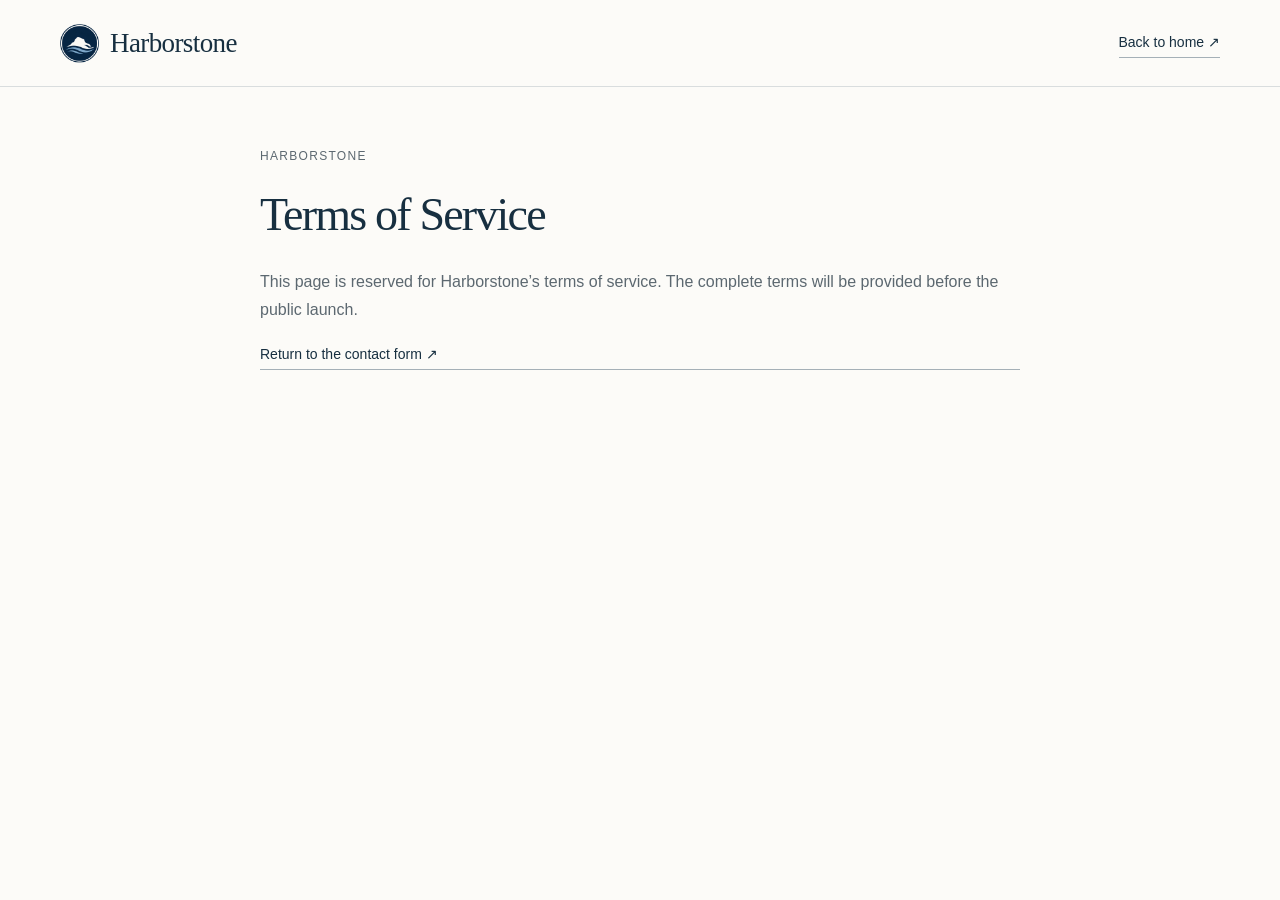
<file: Harborstone-website/terms.html>
<!doctype html>
<html lang="en"><head><meta charset="utf-8"><meta name="viewport" content="width=device-width,initial-scale=1"><title>Terms of Service | Harborstone</title><meta name="robots" content="noindex"><link rel="icon" href="/favicon.png"><link rel="stylesheet" href="/styles.css"></head><body><header class="header"><div class="wrap nav"><a class="brand" href="/" aria-label="Harborstone home"><img src="/assets/harborstone.png" width="39" height="39" alt=""><span>Harborstone</span></a><a class="text-link" href="/">Back to home ↗</a></div></header><main class="wrap privacy"><p class="eyebrow">HARBORSTONE</p><h1>Terms of Service</h1><p>This page is reserved for Harborstone’s terms of service. The complete terms will be provided before the public launch.</p><a class="text-link" href="/#contact">Return to the contact form ↗</a></main></body></html>
</file>
<file: styles.css>
:root{--navy:#112f44;--ink:#172f40;--muted:#5c6870;--blue:#55768c;--paper:#fcfbf8;--border:#d9ddde;--serif:Georgia,'Times New Roman',serif}*{box-sizing:border-box}html{scroll-padding-top:100px}body{margin:0;background:var(--paper);color:var(--ink);font:16px/1.75 Arial,Helvetica,sans-serif}h1,h2,h3,p{margin-top:0}a{color:inherit;text-decoration:none}button,input,textarea,select{font:inherit}button,a{touch-action:manipulation}a:focus-visible,button:focus-visible,summary:focus-visible{outline:2px solid var(--blue);outline-offset:5px}.wrap{width:min(1160px,calc(100% - 96px));margin:auto}.header{position:sticky;top:0;z-index:10;background:var(--paper);border-bottom:1px solid var(--border)}.nav{min-height:86px;display:flex;justify-content:space-between;align-items:center;gap:30px}.brand{display:flex;align-items:center;gap:11px;flex-shrink:0}.brand img{width:39px;height:39px;object-fit:contain}.brand>span{font:27px var(--serif);letter-spacing:-.6px}.brand small{display:block;font:9px Arial,sans-serif;letter-spacing:1.2px}.nav nav{display:flex;gap:26px;align-items:center;font-size:14px}.nav a:hover,footer a:hover{color:var(--blue)}.button{display:inline-flex;justify-content:center;align-items:center;gap:18px;padding:14px 21px;background:var(--navy);color:#fff;border:1px solid var(--navy);border-radius:2px;font-size:14px;line-height:1.5;font-weight:600;cursor:pointer;transition:background .16s}.button:hover,.nav .button:hover{background:#284b61;color:white}.button.small{padding:10px 17px}.button.small span{display:none}.text-link{display:inline-flex;gap:18px;align-items:center;font-size:14px;border-bottom:1px solid #a5b0b7;padding:4px 0;line-height:1.5}.text-link:hover{color:var(--blue)}.menu{display:none}.skip{position:fixed;top:-100px;left:12px;z-index:30;padding:12px;background:white}.skip:focus{top:12px}.hero{padding-top:74px;padding-bottom:66px}.eyebrow{font-size:12px;font-weight:500;letter-spacing:1.3px;line-height:1.5;margin-bottom:25px;color:var(--muted)}h1{font:400 clamp(42px,5vw,68px)/1.1 var(--serif);letter-spacing:-1.8px;margin-bottom:27px}.hero-description{max-width:630px;font-size:18px;line-height:1.8;color:var(--muted);margin-bottom:27px}.actions{display:flex;align-items:center;gap:28px;flex-wrap:wrap}.hero-note{font-size:13px;color:var(--muted);margin:25px 0 0}.section{padding-top:65px;padding-bottom:65px}.section.wrap{border-top:1px solid var(--border)}.section-head{display:grid;grid-template-columns:240px 1fr;gap:35px;margin-bottom:35px;align-items:start}.section-head .eyebrow{margin:8px 0 0}.section h2,.why h2{font:400 37px/1.2 var(--serif);letter-spacing:-.7px;margin-bottom:0}.section-head p:not(.eyebrow){margin:14px 0 0;color:var(--muted)}.projects{display:grid;grid-template-columns:repeat(3,minmax(0,1fr));gap:25px}.project-image{display:block;overflow:hidden;border:1px solid var(--border);background:#edf0ef}.project-image img{display:block;width:100%;height:auto;aspect-ratio:10/7;object-fit:cover;object-position:top;transition:opacity .2s}.project-image:hover img{opacity:.85}.project-industry{font-size:12px;color:var(--muted);margin:19px 0 5px}.project h3{font-size:18px;font-weight:500;line-height:1.4;margin-bottom:10px}.project>p:not(.project-industry){font-size:15px;color:var(--muted);line-height:1.75;margin-bottom:15px}.project .text-link{font-size:13px}.services{display:grid;grid-template-columns:repeat(3,minmax(0,1fr));border-top:1px solid var(--border);border-bottom:1px solid var(--border)}.services article{padding:28px 28px 26px 0}.services article+article{border-left:1px solid var(--border);padding-left:28px}.services h3{font-size:21px;font-weight:500;line-height:1.3;margin-bottom:18px}.services h3 br{display:none}.services p{font-size:16px;color:var(--muted);line-height:1.8}.services ul{list-style:none;padding:0;margin:20px 0 0;font-size:14px;color:var(--muted)}.services li{margin:6px 0}.why{padding:58px 0;background:#eef1f2}.why-grid{display:grid;grid-template-columns:1fr 1fr;gap:85px}.why .eyebrow{display:none}.why h2{font-size:34px;line-height:1.25;margin-bottom:23px}.why em{font-style:normal}.why-grid>div>p{color:var(--muted);margin:0;font-size:16px}.outcomes article{border-top:1px solid #cdd5d9;padding:18px 0}.outcomes article:first-child{padding-top:0;border-top:0}.outcomes article:last-child{padding-bottom:0}.outcomes article>span{display:none}.outcomes h3{font-size:17px;font-weight:500;margin-bottom:5px}.outcomes p{font-size:15px;color:var(--muted);line-height:1.8;margin:0}.process{border-bottom:1px solid var(--border)}.steps{display:grid;grid-template-columns:repeat(4,minmax(0,1fr));gap:30px}.steps article{border-top:1px solid var(--border);padding-top:18px}.steps span{font-size:12px;color:var(--muted)}.steps h3{font-size:18px;line-height:1.5;font-weight:500;margin:18px 0 13px}.steps p{font-size:15px;line-height:1.8;color:var(--muted);margin:0}.section.wrap.about{border-top:0}.about{display:grid;grid-template-columns:240px 1fr;gap:35px}.about>.eyebrow{margin-top:8px}.about-copy h2{max-width:690px;margin-bottom:25px}.about-copy p{color:var(--muted);font-size:16px;max-width:740px}.about-copy .text-link{margin-top:3px}.faq{display:grid;grid-template-columns:240px 1fr;gap:35px}.faq h2{font-size:30px}.faq>div>p:last-child{font-size:14px;color:var(--muted);margin-top:20px}.faq a{text-decoration:underline;text-underline-offset:4px}.questions{border-top:1px solid var(--border)}details{border-bottom:1px solid var(--border)}summary{position:relative;list-style:none;padding:17px 34px 17px 0;cursor:pointer;font-size:15px}summary::-webkit-details-marker{display:none}summary:after{content:'+';position:absolute;right:0;top:13px;font-size:22px;color:var(--muted)}details[open] summary:after{content:'−'}details p{font-size:16px;color:var(--muted);padding-right:30px;margin-bottom:20px}.contact{background:#eef1f2;border-top:1px solid var(--border);border-bottom:1px solid var(--border)}.contact-grid{display:grid;grid-template-columns:1fr 1fr;gap:85px}.contact h2{font-size:40px;margin-bottom:24px}.contact-grid>div>p:not(.eyebrow){max-width:395px;color:var(--muted)}label{font-size:14px;display:block;margin-bottom:17px}label>span{color:var(--muted)}label small{font-size:12px;color:var(--muted)}input,textarea,select{display:block;width:100%;min-width:0;min-height:46px;margin-top:6px;padding:11px 12px;background:var(--paper);color:var(--ink);border:1px solid #bdc7cd;border-radius:2px;font-size:16px}input::placeholder,textarea::placeholder{color:#6b7880;opacity:1}textarea{resize:vertical}input:focus,textarea:focus,select:focus{outline:2px solid var(--blue);outline-offset:2px}.form-pair{display:grid;grid-template-columns:repeat(2,minmax(0,1fr));gap:16px}.form-note{font-size:13px;color:var(--muted);line-height:1.7;margin:5px 0 19px}#form-status{font-size:14px;margin:15px 0 0}.footer-top{display:flex;align-items:center;justify-content:space-between;gap:30px;padding-top:36px;padding-bottom:30px}.footer-top p{display:none}.footer-top nav{display:flex;flex-wrap:wrap;gap:24px;font-size:14px}.footer-bottom{display:flex;justify-content:space-between;flex-wrap:wrap;gap:15px;border-top:1px solid var(--border);padding-top:17px;padding-bottom:24px;font-size:12px;color:var(--muted)}.privacy{max-width:760px;padding:60px 0 90px}.privacy h1{font-size:46px}.privacy h2{font:28px var(--serif);margin-top:32px}.privacy p{color:var(--muted)}
@media(max-width:1000px){.wrap{width:calc(100% - 56px)}.nav nav{gap:18px}.section-head,.about,.faq{grid-template-columns:180px 1fr;gap:28px}.why-grid,.contact-grid{gap:45px}.projects{gap:20px}.services article{padding-right:20px}.services article+article{padding-left:20px}.steps{gap:23px}}
@media(max-width:760px){html{scroll-padding-top:86px}.wrap{width:calc(100% - 40px)}.nav{min-height:74px;gap:15px}.brand>span{font-size:25px}.brand img{width:35px;height:35px}.menu{display:flex;gap:12px;align-items:center;padding:8px 10px;background:none;border:1px solid var(--border);color:var(--ink);font-size:14px}.nav nav{display:none;position:absolute;top:74px;left:0;right:0;padding:15px 20px 20px;background:var(--paper);border-bottom:1px solid var(--border);flex-direction:column;align-items:stretch;gap:0}.nav nav.open{display:flex}.nav nav>a{padding:10px}.nav nav>.button{margin-top:10px}.hero{padding-top:49px;padding-bottom:43px}h1{font-size:45px;letter-spacing:-1.2px;line-height:1.12}.hero-description{font-size:17px}.hero-note{font-size:12px}.actions{gap:20px}.section{padding-top:45px;padding-bottom:45px}.section-head,.about,.faq{display:block}.section-head{margin-bottom:26px}.section-head .eyebrow,.about>.eyebrow{margin:0 0 18px}.section h2,.why h2{font-size:32px;letter-spacing:-.5px}.projects{grid-template-columns:1fr;gap:32px}.project-image img{aspect-ratio:10/7}.project h3{font-size:20px}.project>p:not(.project-industry){font-size:16px;max-width:550px}.services{grid-template-columns:1fr}.services article,.services article+article{padding:24px 0;border-left:0}.services article+article{border-top:1px solid var(--border)}.services h3{font-size:22px}.services ul{margin-top:15px}.why{padding:44px 0}.why-grid{grid-template-columns:1fr;gap:30px}.why h2 br{display:none}.outcomes p{font-size:16px}.steps{grid-template-columns:1fr 1fr;gap:27px 25px}.steps p{font-size:16px}.about-copy h2{margin-bottom:20px}.faq>div:first-child{margin-bottom:26px}.faq h2 br{display:none}.faq .eyebrow{margin-bottom:17px}.contact-grid{grid-template-columns:1fr;gap:25px}.contact h2{font-size:36px}.contact-grid>div>p:not(.eyebrow){max-width:560px}.footer-top{flex-wrap:wrap;gap:24px}.footer-top nav{width:100%;gap:14px 22px}.footer-bottom>span:nth-child(2){display:none}}
@media(max-width:380px){.wrap{width:calc(100% - 32px)}h1{font-size:38px}.brand>span{font-size:23px}.brand{gap:8px}.menu{font-size:12px}.form-pair{grid-template-columns:1fr;gap:0}.steps{grid-template-columns:1fr}.steps h3 br{display:none}.button{padding:13px 15px;font-size:13px}}
@media(prefers-reduced-motion:reduce){*,*:before,*:after{transition:none!important;animation:none!important}}

/* Minimal presentation: fewer labels, lighter structure, consistent surfaces. */
.section-head{display:block;margin-bottom:28px}.section-head h2,.about>h2,.faq h2{font-family:Arial,Helvetica,sans-serif;font-size:22px;font-weight:500;letter-spacing:-.4px}.hero{padding-top:64px;padding-bottom:58px}.hero-description{max-width:530px}.section{padding-top:48px;padding-bottom:48px}.project-image{border:0}.project-image img{transition:none}.project-image:hover img{opacity:1}.project h3{margin-bottom:0}.project-industry{margin-top:16px}.services{border:0;gap:36px}.services article,.services article+article{border:0;padding:0}.services h3{font-size:19px}.services p{margin:0}.process{background:var(--paper);border-top:1px solid var(--border)}.steps h3{margin-top:10px}.steps p{font-size:16px}.about{grid-template-columns:240px 1fr}.about-copy p:last-child{margin-bottom:0}.contact{background:var(--paper)}.contact h2{font-size:36px}.footer-top{padding-top:28px;padding-bottom:24px}
@media(max-width:760px){.hero{padding-top:42px;padding-bottom:38px}.section{padding-top:36px;padding-bottom:36px}.section-head h2,.about>h2,.faq h2{font-size:21px}.about>h2{margin-bottom:22px}.services{gap:25px}.services article,.services article+article{padding:0}.projects{gap:27px}.contact h2{font-size:32px}}

/* Serif display titles pair with sans-serif labels, service headings, and body copy. */
/* Section titles use one editorial hierarchy throughout the page. */
.section-head h2,.about>h2,.faq h2,.contact h2{font-family:var(--serif);font-size:34px;font-weight:400;letter-spacing:-.6px;line-height:1.2}
.section-head .eyebrow,.about>.eyebrow,.faq .eyebrow,.contact .eyebrow{margin:0 0 14px;color:var(--muted)}
@media(max-width:760px){.section-head h2,.about>h2,.faq h2,.contact h2{font-size:30px}}
/* Process: one calm sequence with a shared reading edge. */
.process>.wrap{display:grid;grid-template-columns:240px minmax(0,1fr);gap:35px;align-items:start}.process .section-head{margin:0;padding-top:23px}.process .steps{display:block}.process .steps article{display:grid;grid-template-columns:34px 120px minmax(0,1fr);gap:22px;align-items:baseline;padding:24px 0;border-top:1px solid var(--border)}.process .steps article:first-child{border-top:0;padding-top:20px}.process .steps article:last-child{padding-bottom:20px}.process .steps span{font-size:12px;font-variant-numeric:tabular-nums;letter-spacing:.5px}.process .steps h3{font-family:var(--serif);font-size:28px;font-weight:400;line-height:1.2;letter-spacing:-.4px;margin:0}.process .steps p{font-size:16px;line-height:1.75;margin:0;max-width:470px}
@media(max-width:1000px){.process>.wrap{grid-template-columns:180px minmax(0,1fr);gap:28px}.process .steps article{grid-template-columns:25px 90px minmax(0,1fr);gap:18px}}
@media(max-width:760px){.process>.wrap{display:block}.process .section-head{padding-top:0;margin-bottom:20px}.process .steps article,.process .steps article:first-child{grid-template-columns:28px minmax(0,1fr);gap:8px 16px;padding:22px 0}.process .steps p{grid-column:2}.process .steps h3{font-size:27px}.process .steps span{align-self:center}.process .steps article:last-child{padding-bottom:0}}

/* Keep the conversion flow visually ordered: quote, About, then questions. */
main{display:flex;flex-direction:column}
main>.hero{order:1}
main>#work{order:2}
main>#services{order:3}
main>#process{order:4}
main>.contact{order:5}
main>#about{order:6}
main>.faq{order:7}

/* Desktop process: a compact reading column instead of a wide table. */
@media(min-width:761px){
.process>.wrap{display:block}
.process .section-head{padding-top:0;margin:0 0 24px}
.process .steps{max-width:780px}
.process .steps article,.process .steps article:first-child{grid-template-columns:36px minmax(0,1fr);column-gap:22px;row-gap:8px;padding:23px 0;align-items:start}
.process .steps span{grid-column:1;grid-row:1/3;padding-top:7px}
.process .steps h3{grid-column:2;font-family:Arial,Helvetica,sans-serif;font-size:22px;line-height:1.35;font-weight:500;letter-spacing:-.3px}
.process .steps p{grid-column:2;max-width:none}
.process .steps article:last-child{padding-bottom:0}
}

/* Preserve every dashboard panel instead of cropping to a landscape thumbnail. */
.project-image img.marine-dashboard-preview{aspect-ratio:auto;height:auto;object-fit:contain}

/* A quiet frame ties the different project palettes back to Harborstone. */
.project-image{border:1px solid #b9c3c9;padding:6px;background:var(--paper);border-radius:2px}

/* Each example has its own audience, reading space, and framed preview. */
.portfolio-example{display:grid;grid-template-columns:minmax(0,.85fr) minmax(0,1.15fr);gap:64px;align-items:center;padding:48px 0;border-top:1px solid var(--border)}
.portfolio-example:last-child{padding-bottom:0}
.portfolio-copy{max-width:420px}
.portfolio-copy .eyebrow{color:var(--muted);margin:0 0 20px}
.portfolio-copy h3{font-family:var(--serif);font-size:32px;font-weight:400;line-height:1.22;letter-spacing:-.5px;margin:0 0 22px}
.portfolio-copy>p:not(.eyebrow){font-size:16px;line-height:1.8;color:var(--muted);margin:0 0 18px}
.portfolio-copy>p.portfolio-detail{font-size:12px;line-height:1.9;margin-bottom:0;color:var(--ink)}
.portfolio-example figure{margin:0;min-width:0}
.portfolio-example-data{align-items:start}
.portfolio-example-data .portfolio-copy{padding-top:30px}
@media(max-width:1000px){.portfolio-example{gap:32px}.portfolio-copy h3{font-size:28px}}
@media(max-width:760px){.portfolio-example{grid-template-columns:1fr;gap:25px;padding:32px 0}.portfolio-copy{max-width:560px}.portfolio-copy h3{font-size:29px;margin-bottom:18px}.portfolio-copy .eyebrow{margin-bottom:16px}.portfolio-example-data .portfolio-copy{padding-top:0}}

/* Equal service columns and spacing, with a full-width mobile stack. */
#services{padding-block:48px}
#services .services{display:grid;grid-template-columns:repeat(3,1fr);gap:48px;align-items:stretch}
#services .services article{display:flex;flex-direction:column;gap:8px;min-width:0;padding:0;border:0}
#services .services h3,#services .services p{margin:0}
#quote-form .field-label{display:block;font-size:12px;font-weight:600;letter-spacing:1px;color:var(--muted)}
/* Error messages occupy the existing 17px label spacing without moving fields. */
#quote-form label{position:relative}
#quote-form .field-error{position:absolute;top:100%;left:0;font-size:12px;line-height:17px;color:#8b3734}
#quote-form [aria-invalid="true"]{border-color:#8b3734}
#quote-form select{appearance:none;-webkit-appearance:none;height:52px;min-height:52px;padding:12px 42px 12px 12px;line-height:1.5;background-color:var(--paper);background-image:url("data:image/svg+xml,%3Csvg xmlns='http://www.w3.org/2000/svg' width='16' height='16' viewBox='0 0 16 16'%3E%3Cpath d='m4 6 4 4 4-4' fill='none' stroke='%23172f40' stroke-width='1.5' stroke-linecap='round' stroke-linejoin='round'/%3E%3C/svg%3E");background-repeat:no-repeat;background-position:right 14px center;background-size:16px;cursor:pointer}
#submit-button{min-height:50px;padding:13px 24px;gap:0;line-height:1.5;text-align:center}
#submit-button:disabled{opacity:.65;cursor:wait}
@media(max-width:760px){
 #services{padding-block:36px}
 #services .services{grid-template-columns:1fr;gap:25px}
}

/* Footer: existing cream and navy, with a quieter surface and clear link groups. */
.site-footer{background:color-mix(in srgb,var(--paper) 96%,var(--ink));border-top:1px solid var(--border);padding:64px 0 32px}
.footer-grid{display:grid;grid-template-columns:minmax(0,1fr) minmax(0,1fr);gap:48px;padding-bottom:40px}
.footer-brand .brand{margin-bottom:18px}
.footer-brand p{font-size:13px;line-height:1.7;margin:0;color:var(--muted)}
.footer-brand .footer-location{margin-top:12px}
.footer-brand .footer-phone{margin-top:12px}
.contact-phone a{color:var(--ink);white-space:nowrap;text-decoration:underline;text-underline-offset:4px}
.footer-column{display:flex;flex-direction:column;align-items:flex-start;gap:9px;font-size:14px;min-width:0}
.footer-column h2{font-family:Arial,Helvetica,sans-serif;font-size:11px;line-height:1.5;font-weight:600;letter-spacing:1.5px;text-transform:uppercase;margin:0 0 10px}
.footer-legal{display:flex;justify-content:space-between;align-items:center;gap:20px;border-top:1px solid var(--border);padding-top:24px;font-size:12px;color:var(--muted)}
.footer-legal nav{display:flex;align-items:center;gap:12px;flex-wrap:wrap}
.site-footer a{transition:color .16s}
@media(max-width:1000px){.footer-grid{grid-template-columns:repeat(2,minmax(0,1fr));gap:36px 48px}}
@media(max-width:600px){.site-footer{padding-top:48px}.footer-grid{grid-template-columns:1fr;gap:32px;padding-bottom:36px}.footer-legal{flex-direction:column;text-align:center;gap:12px}.footer-legal nav{justify-content:center}}

/* Balance the closing sections without changing the hero or brand styling. */
#faq{grid-template-columns:minmax(0,1fr) minmax(0,1.4fr);gap:48px;padding-block:48px;align-items:start}
#faq h2{max-width:390px}
.site-footer{padding-top:48px}
@media(max-width:760px){#faq{display:block;padding-block:36px}#faq>div:first-child{margin-bottom:26px}}

.contact-email a{color:var(--ink);overflow-wrap:anywhere;text-decoration:underline;text-underline-offset:4px}
.footer-brand .footer-email{margin-top:6px;overflow-wrap:anywhere}

/* Anchor the footer groups across the container and keep contact rows readable. */
@media(min-width:761px){.footer-grid{grid-template-columns:minmax(0,1fr) 180px;column-gap:64px}}
.footer-phone a,.footer-email a{display:inline-flex;align-items:center;gap:10px;min-height:28px;max-width:100%;color:var(--ink)}
.footer-phone svg,.footer-email svg{flex:none}
.footer-email a span{min-width:0;overflow-wrap:anywhere}
@media(max-width:600px){.footer-column{gap:8px}.footer-column h2{margin-bottom:0}.footer-grid{padding-bottom:48px}.footer-legal{padding-top:28px}}
</file>
<file: Harborstone-GitHub-Pages 2/styles.css>
:root{--navy:#112f44;--ink:#172f40;--muted:#5c6870;--blue:#55768c;--paper:#fcfbf8;--border:#d9ddde;--serif:Georgia,'Times New Roman',serif}*{box-sizing:border-box}html{scroll-padding-top:100px}body{margin:0;background:var(--paper);color:var(--ink);font:16px/1.75 Arial,Helvetica,sans-serif}h1,h2,h3,p{margin-top:0}a{color:inherit;text-decoration:none}button,input,textarea,select{font:inherit}button,a{touch-action:manipulation}a:focus-visible,button:focus-visible,summary:focus-visible{outline:2px solid var(--blue);outline-offset:5px}.wrap{width:min(1160px,calc(100% - 96px));margin:auto}.header{position:sticky;top:0;z-index:10;background:var(--paper);border-bottom:1px solid var(--border)}.nav{min-height:86px;display:flex;justify-content:space-between;align-items:center;gap:30px}.brand{display:flex;align-items:center;gap:11px;flex-shrink:0}.brand img{width:39px;height:39px;object-fit:contain}.brand>span{font:27px var(--serif);letter-spacing:-.6px}.brand small{display:block;font:9px Arial,sans-serif;letter-spacing:1.2px}.nav nav{display:flex;gap:26px;align-items:center;font-size:14px}.nav a:hover,footer a:hover{color:var(--blue)}.button{display:inline-flex;justify-content:center;align-items:center;gap:18px;padding:14px 21px;background:var(--navy);color:#fff;border:1px solid var(--navy);border-radius:2px;font-size:14px;line-height:1.5;font-weight:600;cursor:pointer;transition:background .16s}.button:hover,.nav .button:hover{background:#284b61;color:white}.button.small{padding:10px 17px}.button.small span{display:none}.text-link{display:inline-flex;gap:18px;align-items:center;font-size:14px;border-bottom:1px solid #a5b0b7;padding:4px 0;line-height:1.5}.text-link:hover{color:var(--blue)}.menu{display:none}.skip{position:fixed;top:-100px;left:12px;z-index:30;padding:12px;background:white}.skip:focus{top:12px}.hero{padding-top:74px;padding-bottom:66px}.eyebrow{font-size:12px;font-weight:500;letter-spacing:1.3px;line-height:1.5;margin-bottom:25px;color:var(--muted)}h1{font:400 clamp(42px,5vw,68px)/1.1 var(--serif);letter-spacing:-1.8px;margin-bottom:27px}.hero-description{max-width:630px;font-size:18px;line-height:1.8;color:var(--muted);margin-bottom:27px}.actions{display:flex;align-items:center;gap:28px;flex-wrap:wrap}.hero-note{font-size:13px;color:var(--muted);margin:25px 0 0}.section{padding-top:65px;padding-bottom:65px}.section.wrap{border-top:1px solid var(--border)}.section-head{display:grid;grid-template-columns:240px 1fr;gap:35px;margin-bottom:35px;align-items:start}.section-head .eyebrow{margin:8px 0 0}.section h2,.why h2{font:400 37px/1.2 var(--serif);letter-spacing:-.7px;margin-bottom:0}.section-head p:not(.eyebrow){margin:14px 0 0;color:var(--muted)}.projects{display:grid;grid-template-columns:repeat(3,minmax(0,1fr));gap:25px}.project-image{display:block;overflow:hidden;border:1px solid var(--border);background:#edf0ef}.project-image img{display:block;width:100%;height:auto;aspect-ratio:10/7;object-fit:cover;object-position:top;transition:opacity .2s}.project-image:hover img{opacity:.85}.project-industry{font-size:12px;color:var(--muted);margin:19px 0 5px}.project h3{font-size:18px;font-weight:500;line-height:1.4;margin-bottom:10px}.project>p:not(.project-industry){font-size:15px;color:var(--muted);line-height:1.75;margin-bottom:15px}.project .text-link{font-size:13px}.services{display:grid;grid-template-columns:repeat(3,minmax(0,1fr));border-top:1px solid var(--border);border-bottom:1px solid var(--border)}.services article{padding:28px 28px 26px 0}.services article+article{border-left:1px solid var(--border);padding-left:28px}.services h3{font-size:21px;font-weight:500;line-height:1.3;margin-bottom:18px}.services h3 br{display:none}.services p{font-size:16px;color:var(--muted);line-height:1.8}.services ul{list-style:none;padding:0;margin:20px 0 0;font-size:14px;color:var(--muted)}.services li{margin:6px 0}.why{padding:58px 0;background:#eef1f2}.why-grid{display:grid;grid-template-columns:1fr 1fr;gap:85px}.why .eyebrow{display:none}.why h2{font-size:34px;line-height:1.25;margin-bottom:23px}.why em{font-style:normal}.why-grid>div>p{color:var(--muted);margin:0;font-size:16px}.outcomes article{border-top:1px solid #cdd5d9;padding:18px 0}.outcomes article:first-child{padding-top:0;border-top:0}.outcomes article:last-child{padding-bottom:0}.outcomes article>span{display:none}.outcomes h3{font-size:17px;font-weight:500;margin-bottom:5px}.outcomes p{font-size:15px;color:var(--muted);line-height:1.8;margin:0}.process{border-bottom:1px solid var(--border)}.steps{display:grid;grid-template-columns:repeat(4,minmax(0,1fr));gap:30px}.steps article{border-top:1px solid var(--border);padding-top:18px}.steps span{font-size:12px;color:var(--muted)}.steps h3{font-size:18px;line-height:1.5;font-weight:500;margin:18px 0 13px}.steps p{font-size:15px;line-height:1.8;color:var(--muted);margin:0}.section.wrap.about{border-top:0}.about{display:grid;grid-template-columns:240px 1fr;gap:35px}.about>.eyebrow{margin-top:8px}.about-copy h2{max-width:690px;margin-bottom:25px}.about-copy p{color:var(--muted);font-size:16px;max-width:740px}.about-copy .text-link{margin-top:3px}.faq{display:grid;grid-template-columns:240px 1fr;gap:35px}.faq h2{font-size:30px}.faq>div>p:last-child{font-size:14px;color:var(--muted);margin-top:20px}.faq a{text-decoration:underline;text-underline-offset:4px}.questions{border-top:1px solid var(--border)}details{border-bottom:1px solid var(--border)}summary{position:relative;list-style:none;padding:17px 34px 17px 0;cursor:pointer;font-size:15px}summary::-webkit-details-marker{display:none}summary:after{content:'+';position:absolute;right:0;top:13px;font-size:22px;color:var(--muted)}details[open] summary:after{content:'−'}details p{font-size:16px;color:var(--muted);padding-right:30px;margin-bottom:20px}.contact{background:#eef1f2;border-top:1px solid var(--border);border-bottom:1px solid var(--border)}.contact-grid{display:grid;grid-template-columns:1fr 1fr;gap:85px}.contact h2{font-size:40px;margin-bottom:24px}.contact-grid>div>p:not(.eyebrow){max-width:395px;color:var(--muted)}label{font-size:14px;display:block;margin-bottom:17px}label>span{color:var(--muted)}label small{font-size:12px;color:var(--muted)}input,textarea,select{display:block;width:100%;min-width:0;min-height:46px;margin-top:6px;padding:11px 12px;background:var(--paper);color:var(--ink);border:1px solid #bdc7cd;border-radius:2px;font-size:16px}input::placeholder,textarea::placeholder{color:#6b7880;opacity:1}textarea{resize:vertical}input:focus,textarea:focus,select:focus{outline:2px solid var(--blue);outline-offset:2px}.form-pair{display:grid;grid-template-columns:repeat(2,minmax(0,1fr));gap:16px}.form-note{font-size:13px;color:var(--muted);line-height:1.7;margin:5px 0 19px}#form-status{font-size:14px;margin:15px 0 0}.footer-top{display:flex;align-items:center;justify-content:space-between;gap:30px;padding-top:36px;padding-bottom:30px}.footer-top p{display:none}.footer-top nav{display:flex;flex-wrap:wrap;gap:24px;font-size:14px}.footer-bottom{display:flex;justify-content:space-between;flex-wrap:wrap;gap:15px;border-top:1px solid var(--border);padding-top:17px;padding-bottom:24px;font-size:12px;color:var(--muted)}.privacy{max-width:760px;padding:60px 0 90px}.privacy h1{font-size:46px}.privacy h2{font:28px var(--serif);margin-top:32px}.privacy p{color:var(--muted)}
@media(max-width:1000px){.wrap{width:calc(100% - 56px)}.nav nav{gap:18px}.section-head,.about,.faq{grid-template-columns:180px 1fr;gap:28px}.why-grid,.contact-grid{gap:45px}.projects{gap:20px}.services article{padding-right:20px}.services article+article{padding-left:20px}.steps{gap:23px}}
@media(max-width:760px){html{scroll-padding-top:86px}.wrap{width:calc(100% - 40px)}.nav{min-height:74px;gap:15px}.brand>span{font-size:25px}.brand img{width:35px;height:35px}.menu{display:flex;gap:12px;align-items:center;padding:8px 10px;background:none;border:1px solid var(--border);color:var(--ink);font-size:14px}.nav nav{display:none;position:absolute;top:74px;left:0;right:0;padding:15px 20px 20px;background:var(--paper);border-bottom:1px solid var(--border);flex-direction:column;align-items:stretch;gap:0}.nav nav.open{display:flex}.nav nav>a{padding:10px}.nav nav>.button{margin-top:10px}.hero{padding-top:49px;padding-bottom:43px}h1{font-size:45px;letter-spacing:-1.2px;line-height:1.12}.hero-description{font-size:17px}.hero-note{font-size:12px}.actions{gap:20px}.section{padding-top:45px;padding-bottom:45px}.section-head,.about,.faq{display:block}.section-head{margin-bottom:26px}.section-head .eyebrow,.about>.eyebrow{margin:0 0 18px}.section h2,.why h2{font-size:32px;letter-spacing:-.5px}.projects{grid-template-columns:1fr;gap:32px}.project-image img{aspect-ratio:10/7}.project h3{font-size:20px}.project>p:not(.project-industry){font-size:16px;max-width:550px}.services{grid-template-columns:1fr}.services article,.services article+article{padding:24px 0;border-left:0}.services article+article{border-top:1px solid var(--border)}.services h3{font-size:22px}.services ul{margin-top:15px}.why{padding:44px 0}.why-grid{grid-template-columns:1fr;gap:30px}.why h2 br{display:none}.outcomes p{font-size:16px}.steps{grid-template-columns:1fr 1fr;gap:27px 25px}.steps p{font-size:16px}.about-copy h2{margin-bottom:20px}.faq>div:first-child{margin-bottom:26px}.faq h2 br{display:none}.faq .eyebrow{margin-bottom:17px}.contact-grid{grid-template-columns:1fr;gap:25px}.contact h2{font-size:36px}.contact-grid>div>p:not(.eyebrow){max-width:560px}.footer-top{flex-wrap:wrap;gap:24px}.footer-top nav{width:100%;gap:14px 22px}.footer-bottom>span:nth-child(2){display:none}}
@media(max-width:380px){.wrap{width:calc(100% - 32px)}h1{font-size:38px}.brand>span{font-size:23px}.brand{gap:8px}.menu{font-size:12px}.form-pair{grid-template-columns:1fr;gap:0}.steps{grid-template-columns:1fr}.steps h3 br{display:none}.button{padding:13px 15px;font-size:13px}}
@media(prefers-reduced-motion:reduce){*,*:before,*:after{transition:none!important;animation:none!important}}

/* Minimal presentation: fewer labels, lighter structure, consistent surfaces. */
.section-head{display:block;margin-bottom:28px}.section-head h2,.about>h2,.faq h2{font-family:Arial,Helvetica,sans-serif;font-size:22px;font-weight:500;letter-spacing:-.4px}.hero{padding-top:64px;padding-bottom:58px}.hero-description{max-width:530px}.section{padding-top:48px;padding-bottom:48px}.project-image{border:0}.project-image img{transition:none}.project-image:hover img{opacity:1}.project h3{margin-bottom:0}.project-industry{margin-top:16px}.services{border:0;gap:36px}.services article,.services article+article{border:0;padding:0}.services h3{font-size:19px}.services p{margin:0}.process{background:var(--paper);border-top:1px solid var(--border)}.steps h3{margin-top:10px}.steps p{font-size:16px}.about{grid-template-columns:240px 1fr}.about-copy p:last-child{margin-bottom:0}.contact{background:var(--paper)}.contact h2{font-size:36px}.footer-top{padding-top:28px;padding-bottom:24px}
@media(max-width:760px){.hero{padding-top:42px;padding-bottom:38px}.section{padding-top:36px;padding-bottom:36px}.section-head h2,.about>h2,.faq h2{font-size:21px}.about>h2{margin-bottom:22px}.services{gap:25px}.services article,.services article+article{padding:0}.projects{gap:27px}.contact h2{font-size:32px}}

/* Serif display titles pair with sans-serif labels, service headings, and body copy. */
/* Section titles use one editorial hierarchy throughout the page. */
.section-head h2,.about>h2,.faq h2,.contact h2{font-family:var(--serif);font-size:34px;font-weight:400;letter-spacing:-.6px;line-height:1.2}
.section-head .eyebrow,.about>.eyebrow,.faq .eyebrow,.contact .eyebrow{margin:0 0 14px;color:var(--muted)}
@media(max-width:760px){.section-head h2,.about>h2,.faq h2,.contact h2{font-size:30px}}
/* Process: one calm sequence with a shared reading edge. */
.process>.wrap{display:grid;grid-template-columns:240px minmax(0,1fr);gap:35px;align-items:start}.process .section-head{margin:0;padding-top:23px}.process .steps{display:block}.process .steps article{display:grid;grid-template-columns:34px 120px minmax(0,1fr);gap:22px;align-items:baseline;padding:24px 0;border-top:1px solid var(--border)}.process .steps article:first-child{border-top:0;padding-top:20px}.process .steps article:last-child{padding-bottom:20px}.process .steps span{font-size:12px;font-variant-numeric:tabular-nums;letter-spacing:.5px}.process .steps h3{font-family:var(--serif);font-size:28px;font-weight:400;line-height:1.2;letter-spacing:-.4px;margin:0}.process .steps p{font-size:16px;line-height:1.75;margin:0;max-width:470px}
@media(max-width:1000px){.process>.wrap{grid-template-columns:180px minmax(0,1fr);gap:28px}.process .steps article{grid-template-columns:25px 90px minmax(0,1fr);gap:18px}}
@media(max-width:760px){.process>.wrap{display:block}.process .section-head{padding-top:0;margin-bottom:20px}.process .steps article,.process .steps article:first-child{grid-template-columns:28px minmax(0,1fr);gap:8px 16px;padding:22px 0}.process .steps p{grid-column:2}.process .steps h3{font-size:27px}.process .steps span{align-self:center}.process .steps article:last-child{padding-bottom:0}}

/* Keep the conversion flow visually ordered: quote, About, then questions. */
main{display:flex;flex-direction:column}
main>.hero{order:1}
main>#work{order:2}
main>#services{order:3}
main>#process{order:4}
main>.contact{order:5}
main>#about{order:6}
main>.faq{order:7}

/* Desktop process: a compact reading column instead of a wide table. */
@media(min-width:761px){
.process>.wrap{display:block}
.process .section-head{padding-top:0;margin:0 0 24px}
.process .steps{max-width:780px}
.process .steps article,.process .steps article:first-child{grid-template-columns:36px minmax(0,1fr);column-gap:22px;row-gap:8px;padding:23px 0;align-items:start}
.process .steps span{grid-column:1;grid-row:1/3;padding-top:7px}
.process .steps h3{grid-column:2;font-family:Arial,Helvetica,sans-serif;font-size:22px;line-height:1.35;font-weight:500;letter-spacing:-.3px}
.process .steps p{grid-column:2;max-width:none}
.process .steps article:last-child{padding-bottom:0}
}

/* Preserve every dashboard panel instead of cropping to a landscape thumbnail. */
.project-image img.marine-dashboard-preview{aspect-ratio:auto;height:auto;object-fit:contain}

/* A quiet frame ties the different project palettes back to Harborstone. */
.project-image{border:1px solid #b9c3c9;padding:6px;background:var(--paper);border-radius:2px}

/* Each example has its own audience, reading space, and framed preview. */
.portfolio-example{display:grid;grid-template-columns:minmax(0,.85fr) minmax(0,1.15fr);gap:64px;align-items:center;padding:48px 0;border-top:1px solid var(--border)}
.portfolio-example:last-child{padding-bottom:0}
.portfolio-copy{max-width:420px}
.portfolio-copy .eyebrow{color:var(--muted);margin:0 0 20px}
.portfolio-copy h3{font-family:var(--serif);font-size:32px;font-weight:400;line-height:1.22;letter-spacing:-.5px;margin:0 0 22px}
.portfolio-copy>p:not(.eyebrow){font-size:16px;line-height:1.8;color:var(--muted);margin:0 0 18px}
.portfolio-copy>p.portfolio-detail{font-size:12px;line-height:1.9;margin-bottom:0;color:var(--ink)}
.portfolio-example figure{margin:0;min-width:0}
.portfolio-example-data{align-items:start}
.portfolio-example-data .portfolio-copy{padding-top:30px}
@media(max-width:1000px){.portfolio-example{gap:32px}.portfolio-copy h3{font-size:28px}}
@media(max-width:760px){.portfolio-example{grid-template-columns:1fr;gap:25px;padding:32px 0}.portfolio-copy{max-width:560px}.portfolio-copy h3{font-size:29px;margin-bottom:18px}.portfolio-copy .eyebrow{margin-bottom:16px}.portfolio-example-data .portfolio-copy{padding-top:0}}

/* Equal service columns and spacing, with a full-width mobile stack. */
#services{padding-block:48px}
#services .services{display:grid;grid-template-columns:repeat(3,1fr);gap:48px;align-items:stretch}
#services .services article{display:flex;flex-direction:column;gap:8px;min-width:0;padding:0;border:0}
#services .services h3,#services .services p{margin:0}
#quote-form .field-label{display:block;font-size:12px;font-weight:600;letter-spacing:1px;color:var(--muted)}
/* Error messages occupy the existing 17px label spacing without moving fields. */
#quote-form label{position:relative}
#quote-form .field-error{position:absolute;top:100%;left:0;font-size:12px;line-height:17px;color:#8b3734}
#quote-form [aria-invalid="true"]{border-color:#8b3734}
@media(max-width:760px){
 #services{padding-block:36px}
 #services .services{grid-template-columns:1fr;gap:25px}
}

/* Footer: existing cream and navy, with a quieter surface and clear link groups. */
.site-footer{background:color-mix(in srgb,var(--paper) 96%,var(--ink));border-top:1px solid var(--border);padding:64px 0 32px}
.footer-grid{display:grid;grid-template-columns:minmax(0,1fr) minmax(160px,.35fr);gap:40px;padding-bottom:48px}
.footer-brand .brand{margin-bottom:18px}
.footer-brand p{font-size:13px;line-height:1.7;margin:0;color:var(--muted)}
.footer-brand .footer-location{margin-top:12px}
.footer-column{display:flex;flex-direction:column;align-items:flex-start;gap:9px;font-size:14px;min-width:0}
.footer-column h2{font-family:Arial,Helvetica,sans-serif;font-size:11px;line-height:1.5;font-weight:600;letter-spacing:1.5px;text-transform:uppercase;margin:0 0 10px}
.footer-legal{display:flex;justify-content:space-between;align-items:center;gap:20px;border-top:1px solid var(--border);padding-top:24px;font-size:12px;color:var(--muted)}
.footer-legal nav{display:flex;align-items:center;gap:12px;flex-wrap:wrap}
.site-footer a{transition:color .16s}
@media(max-width:1000px){.footer-grid{grid-template-columns:repeat(2,minmax(0,1fr));gap:36px 48px}}
@media(max-width:600px){.site-footer{padding-top:48px}.footer-grid{grid-template-columns:1fr;gap:32px;padding-bottom:36px}.footer-legal{flex-direction:column;text-align:center;gap:12px}.footer-legal nav{justify-content:center}}
</file>
